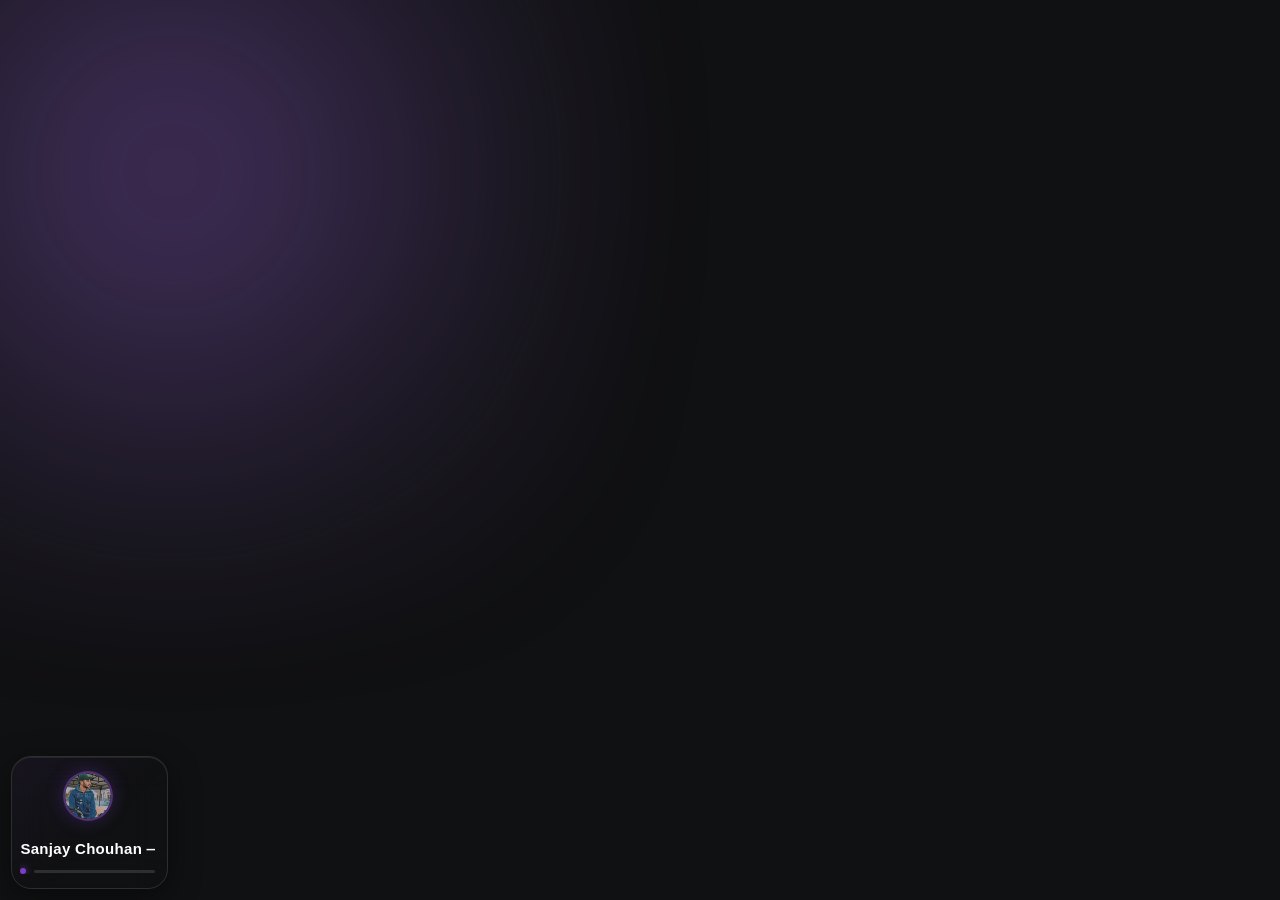
<file: index.html>
<!DOCTYPE html>
<html lang="en">

<head>
  <meta charset="UTF-8" />
  <meta name="viewport" content="width=device-width, initial-scale=1.0" />
  
  <!-- Primary Meta Tags -->
  <title>Sanjay Chouhan — Freelance Backend Developer, Software & App Developer</title>
  <meta name="title" content="Sanjay Chouhan — Freelance Backend Developer, Software & App Developer" />
  <meta name="description" content="Sanjay Chouhan is a Freelance Backend Developer, Software Developer & App Engineer specializing in Node.js, Express, MongoDB, Redis, WebSockets, WebRTC, and Python." />
  <meta name="keywords" content="Sanjay Chouhan, Freelance Backend Developer, Freelancer Backend Developer, Software Developer, Software Engineer, App Developer, Full-Stack App Developer, Node.js Developer, Express.js Developer, MongoDB Aggregation, Redis Caching, Socket.IO Real-Time Chat, WebRTC Video Calling, Python Django Developer, REST API Developer, RBAC JWT Security, MySQL PostgreSQL Developer, Hire Freelance Developer, Software Developer Haryana India" />
  <meta name="author" content="Sanjay Chouhan" />
  <meta name="robots" content="index, follow" />
  <meta name="google-site-verification" content="p_CsrjS5ECzNHUyHlaHnxgiocQFe9WeJnNUiu3FLfdo" />
  <link rel="canonical" href="https://sanjaychouhan.netlify.app/" />

  <!-- Open Graph / Facebook -->
  <meta property="og:type" content="website" />
  <meta property="og:url" content="https://sanjaychouhan.netlify.app/" />
  <meta property="og:site_name" content="Sanjay Chouhan Portfolio" />
  <meta property="og:title" content="Sanjay Chouhan — Freelance Backend Developer, Software & App Developer" />
  <meta property="og:description" content="Freelance Backend Developer, Software Developer & App Engineer specializing in high-throughput Node.js APIs, real-time WebSockets/WebRTC, and scalable cloud applications." />
  <meta property="og:image" content="https://sanjaychouhan.netlify.app/assets/images/buzz/image.png" />
  <meta property="og:locale" content="en_US" />

  <!-- Twitter Card -->
  <meta name="twitter:card" content="summary_large_image" />
  <meta name="twitter:url" content="https://sanjaychouhan.netlify.app/" />
  <meta name="twitter:title" content="Sanjay Chouhan — Freelance Backend Developer, Software & App Developer" />
  <meta name="twitter:description" content="Freelance Backend Developer, Software Developer & App Engineer specializing in high-throughput Node.js APIs, real-time WebSockets/WebRTC, and scalable cloud applications." />
  <meta name="twitter:image" content="https://sanjaychouhan.netlify.app/assets/images/buzz/image.png" />

  <!-- Favicons & Manifest -->
  <link rel="icon" href="/favicon.ico" sizes="any" />
  <link rel="icon" type="image/png" sizes="96x96" href="/assets/images/favicon/favicon-96x96.png" />
  <link rel="icon" type="image/png" sizes="192x192" href="/assets/images/favicon/web-app-manifest-192x192.png" />
  <link rel="icon" type="image/svg+xml" href="/assets/images/favicon/favicon.svg" />
  <link rel="apple-touch-icon" sizes="180x180" href="/assets/images/favicon/apple-touch-icon.png" />
  <link rel="manifest" href="/site.webmanifest">

  <!-- Stylesheets -->
  <link rel="stylesheet" href="/assets/CSS/base.css">
  <link rel="stylesheet" href="/assets/CSS/style.css" />
  <link rel="stylesheet" href="/assets/CSS/contact.css">
  <link rel="stylesheet" href="/assets/CSS/projectview.css">
  <link rel="stylesheet" href="/assets/CSS/baseMobile.css">

  <!-- Structured Data (JSON-LD Schema.org) -->
  <script type="application/ld+json">
  [
    {
      "@context": "https://schema.org",
      "@type": "WebSite",
      "name": "Sanjay Chouhan",
      "alternateName": ["Sanjay Chouhan Portfolio", "CodeWithMe072"],
      "url": "https://sanjaychouhan.netlify.app"
    },
    {
      "@context": "https://schema.org",
      "@type": "Person",
      "name": "Sanjay Chouhan",
      "url": "https://sanjaychouhan.netlify.app",
      "image": "https://sanjaychouhan.netlify.app/assets/sanjay.jpg",
      "sameAs": [
        "https://github.com/CodeWithMe072",
        "https://noira.sbs"
      ],
      "jobTitle": "Freelance Backend Developer, Software Developer & App Engineer",
      "worksFor": {
        "@type": "Organization",
        "name": "Freelance"
      },
      "description": "Freelance Backend Developer, Software Developer & App Engineer specializing in Node.js, Express, MongoDB, Redis, Socket.IO, WebRTC, and Python.",
      "knowsAbout": [
        "Software Development",
        "Backend Architecture",
        "App Development",
        "Node.js",
        "Express.js",
        "MongoDB",
        "Redis",
        "Socket.IO",
        "WebRTC",
        "Python",
        "Django",
        "REST APIs",
        "SQL"
      ]
    }
  ]
  </script>

  <script src="/assets/JS/base/pageControl.js"></script>
  <script src="/assets/JS/base/data.js"></script>
  <script src="/assets/JS/base/base.js"></script>
</head>

<body class="fram-body-bg-color">
  <div id="introScreen" class="intro-screen">
    <div class="intro-content">
      <h1 class="intro-title">SANJAY CHOUHAN</h1>

      <div class="intro-center">
        <!-- Infinity Circle Preloader (3 Concentric Pair Ripple) -->
        <div id="introRingAnim" class="intro-ring-anim">
          <svg class="infinity-preloader-svg" viewBox="0 0 680 260" xmlns="http://www.w3.org/2000/svg">
            <g class="infinity-preloader-group">
              <!--
                Delays are NEGATIVE so every ring is already mid-phase on frame 1
                (a positive delay would hold the ring frozen at its 0% keyframe).
                Pairs are spaced T/3 apart (0.8s of the 2.4s cycle) so the wave
                travels left -> right and the loader is never close to empty.
                Inner ring trails its outer by T/12 (0.2s) so the pair reads as one object.
              -->
              <!-- Circle 1 (Left: cx = 127, cy = 130) -->
              <!-- Phase 1 Target: Circle 1 Top Arc (Point A to Point B) -->
              <path class="arc-path arc-c1-top arc-outer" d="M 9 130 A 118 118 0 0 1 245 130"></path>
              <path class="arc-path arc-c1-top arc-inner" d="M 32 130 A 95 95 0 0 1 222 130"></path>
              <path class="arc-path arc-c1-bottom arc-outer" d="M 9 130 A 118 118 0 0 0 245 130"></path>
              <path class="arc-path arc-c1-bottom arc-inner" d="M 32 130 A 95 95 0 0 0 222 130"></path>

              <!-- Circle 2 (Center: cx = 340, cy = 130) -->
              <!-- Phase 2 Target: Circle 2 Bottom Arc (Point B to Point C) -->
              <path class="arc-path arc-c2-top arc-outer" d="M 222 130 A 118 118 0 0 1 458 130"></path>
              <path class="arc-path arc-c2-top arc-inner" d="M 245 130 A 95 95 0 0 1 435 130"></path>
              <path class="arc-path arc-c2-bottom arc-outer" d="M 222 130 A 118 118 0 0 0 458 130"></path>
              <path class="arc-path arc-c2-bottom arc-inner" d="M 245 130 A 95 95 0 0 0 435 130"></path>

              <!-- Circle 3 (Right: cx = 553, cy = 130) -->
              <path class="arc-path arc-c3-top arc-outer" d="M 435 130 A 118 118 0 0 1 671 130"></path>
              <path class="arc-path arc-c3-top arc-inner" d="M 458 130 A 95 95 0 0 1 648 130"></path>
              <path class="arc-path arc-c3-bottom arc-outer" d="M 435 130 A 118 118 0 0 0 671 130"></path>
              <path class="arc-path arc-c3-bottom arc-inner" d="M 458 130 A 95 95 0 0 0 648 130"></path>
            </g>
          </svg>
        </div>

        <!-- Circular Enter Button -->
        <button id="enterBtn" class="intro-enter-btn">
          <span class="enter-text">Enter</span>
        </button>
      </div>

      <p class="intro-subtitle">BACKEND DEVELOPER &amp; FULL-STACK ENGINEER</p>
    </div>
  </div>
  <div id="nav-progress-bar"></div>
  <div id="cursor-outline"></div>
  <div id="cursor-dot"></div>
  <div class="container" id="lodingConatiner">
    <div class="first">
      <h1 class="head" id="counter">000</h1>
    </div>

    <div class="second">
      <div class="loaddiv">
        <div class="loader" id="loader"></div>
        <div class="loader2"></div>
      </div>

    </div>

  </div>
   <div class="mp-wrap">
    <div class="mp-card" id="mp-card" title="Click to Play / Pause Sound">
      <audio id="bg-audio" src="/assets/audio/sound.mp3" loop preload="auto"></audio>

      <!-- Album art / image -->
      <div class="mp-img" id="mp-img">
        <div class="mp-img-inner">
          <img src="/assets/sanjay.jpg" alt="Sanjay Chouhan" style="width:100%;height:100%;object-fit:cover;border-radius:50%;">
        </div>
        <div class="mp-control-overlay" id="mp-control-overlay">
          <span class="mp-icon" id="mp-icon">
            <svg xmlns="http://www.w3.org/2000/svg" width="14" height="14" viewBox="0 0 24 24" fill="white">
              <polygon points="5 3 19 12 5 21 5 3"></polygon>
            </svg>
          </span>
        </div>
      </div>

      <div class="mp-info">

        <!-- Music name scrolling text -->
        <div class="mp-title-wrap">
          <span class="mp-title" id="mp-title">Sanjay Chouhan — Background Sound</span>
        </div>

        <!-- Progress bar -->
        <div class="mp-progress-row">
          <div class="mp-dot" id="mp-dot"></div>
          <div class="mp-progress-bg">
            <div class="mp-progress-fill" id="mp-progress-fill"></div>
          </div>
        </div>

      </div>
    </div>
  </div>

  <!-- Custom Resume PDF Preview Modal -->
  <div id="resumeModal" class="resume-modal-overlay" style="display: none;">
    <div class="resume-modal-container">
      <div class="resume-modal-header">
        <div class="resume-modal-title">
          <svg xmlns="http://www.w3.org/2000/svg" width="20" height="20" viewBox="0 0 24 24" fill="none" stroke="rgb(145, 75, 241)" stroke-width="2" stroke-linecap="round" stroke-linejoin="round">
            <path d="M14 2H6a2 2 0 0 0-2 2v16a2 2 0 0 0 2 2h12a2 2 0 0 0 2-2V8z"></path>
            <polyline points="14 2 14 8 20 8"></polyline>
            <line x1="16" y1="13" x2="8" y2="13"></line>
            <line x1="16" y1="17" x2="8" y2="17"></line>
            <polyline points="10 9 9 9 8 9"></polyline>
          </svg>
          <span>Sanjay Chouhan — Resume Preview</span>
        </div>
        <div class="resume-modal-controls">
          <a href="/assets/Sanjay_Chouhan_Resume.pdf" target="_blank" rel="noopener" class="modal-control-btn modal-open-browser-btn" title="Open in New Browser Tab">
            <svg xmlns="http://www.w3.org/2000/svg" width="15" height="15" viewBox="0 0 24 24" fill="none" stroke="currentColor" stroke-width="2" stroke-linecap="round" stroke-linejoin="round">
              <path d="M18 13v6a2 2 0 0 1-2 2H5a2 2 0 0 1-2-2V8a2 2 0 0 1 2-2h6"></path>
              <polyline points="15 3 21 3 21 9"></polyline>
              <line x1="10" y1="14" x2="21" y2="3"></line>
            </svg>
            Open in Browser
          </a>
          <a href="/assets/Sanjay_Chouhan_Resume.pdf" download="Sanjay_Chouhan_Resume.pdf" class="modal-control-btn modal-download-btn" title="Download PDF">
            <svg xmlns="http://www.w3.org/2000/svg" width="16" height="16" viewBox="0 0 24 24" fill="none" stroke="currentColor" stroke-width="2" stroke-linecap="round" stroke-linejoin="round">
              <path d="M21 15v4a2 2 0 0 1-2 2H5a2 2 0 0 1-2-2v-4"></path>
              <polyline points="7 10 12 15 17 10"></polyline>
              <line x1="12" y1="15" x2="12" y2="3"></line>
            </svg>
            Download
          </a>
          <button id="closeResumeModal" class="modal-control-btn modal-close-btn" title="Close Preview">
            <svg xmlns="http://www.w3.org/2000/svg" width="18" height="18" viewBox="0 0 24 24" fill="none" stroke="currentColor" stroke-width="2" stroke-linecap="round" stroke-linejoin="round">
              <line x1="18" y1="6" x2="6" y2="18"></line>
              <line x1="6" y1="6" x2="18" y2="18"></line>
            </svg>
          </button>
        </div>
      </div>
      <div class="resume-modal-body">
        <iframe id="resumeIframe" src="/assets/Sanjay_Chouhan_Resume.pdf#toolbar=0&navpanes=0&scrollbar=0" width="100%" height="100%" frameborder="0"></iframe>
      </div>
    </div>
  </div>

</body>

</html>
</file>
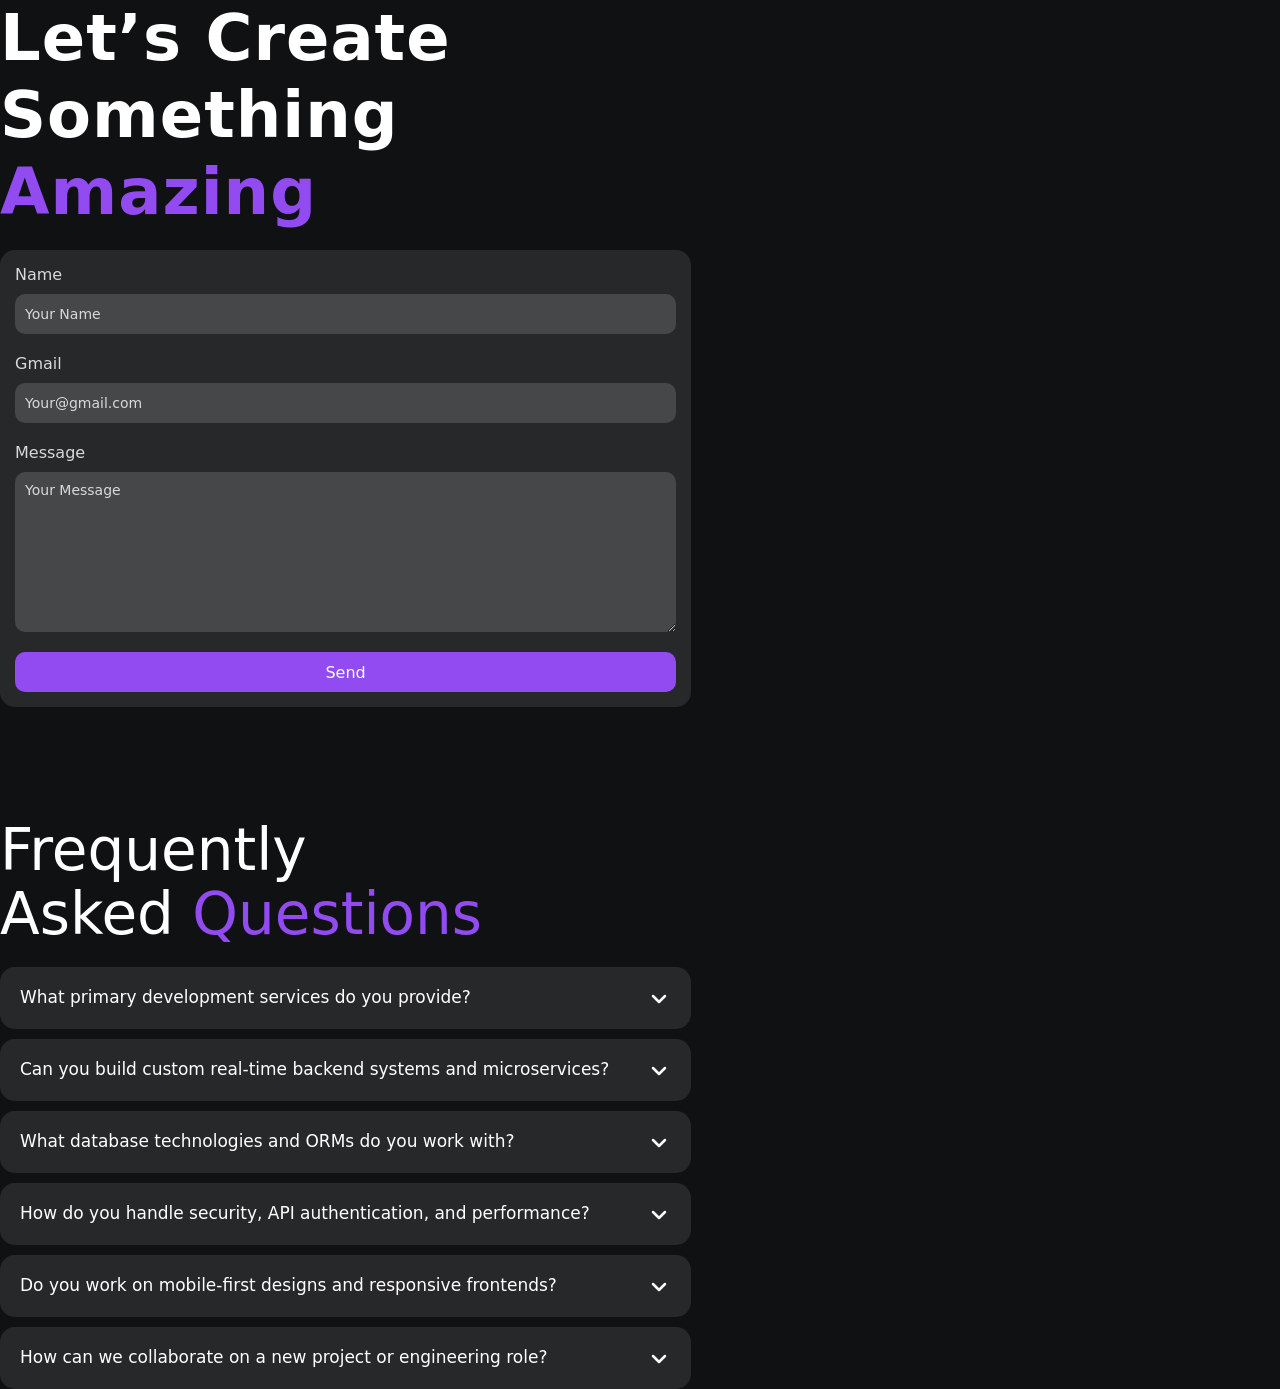
<file: pages/contact.html>
<!DOCTYPE html>
<html lang="en">

<head>
  <meta charset="UTF-8" />
  <meta name="viewport" content="width=device-width, initial-scale=1.0" />
  <title>Document</title>
  <link rel="stylesheet" href="/assets/CSS/base.css" />
  <link rel="stylesheet" href="/assets/CSS/contact.css">
</head>

<body class="fram-body-bg-color">
      <aside id="content" class="content">
        <section id="contact">
          <div class="headingDiv">
            <h1>Let’s Create Something <span class="specalKeyword">Amazing</span></h1>
          </div>
          <div class="formDiv">
            <form action="post" id="contactForm">
              <div class="forminput">
                <label for="Name">Name</label>
                <input type="text" name="name" id="" placeholder="Your Name">
              </div>
              <div class="forminput">
                <label for="gmail">Gmail</label>
                <input type="email" name="gmail" id="" placeholder="Your@gmail.com">
              </div>
              <div class="forminput">
                <label for="message">Message</label>
                <textarea name="message" id="" placeholder="Your Message"></textarea>
              </div>
              <div class="forminput">
                <input type="submit" value="Send">
              </div>
            </form>
          </div>
        </section>
        <section id="faquestion">
          <div class="headingDiv">
            <h2>Frequently <br> Asked<span class="specalKeyword"> Questions</span></h2>
          </div>
          <div class="faquestion-div">
            <div class="questionAnswer">
              <div class="question">
                <p>What primary development services do you provide?</p>
                <div class="arrowIcon">
                  <svg width="24" height="24" viewBox="0 0 24 24" xmlns="http://www.w3.org/2000/svg">
                    <polyline class="iconpolyline" points="6 9 12 15 18 9" fill="none" stroke="#FFFFFF" stroke-width="2.5"
                      stroke-linecap="round" stroke-linejoin="round" />
                  </svg>
                </div>
              </div>
              <div class="answer" style="display: none;">
                <p>I specialize in building end-to-end full-stack web applications, scalable backend microservices, real-time messaging architectures (Socket.IO & WebSockets), RESTful API development, database optimization (MongoDB, MySQL, PostgreSQL, Redis), and modern responsive frontend interfaces using React, Tailwind CSS, and JavaScript.</p>
              </div>
            </div>

            <div class="questionAnswer">
              <div class="question">
                <p>Can you build custom real-time backend systems and microservices?</p>
                <div class="arrowIcon">
                  <svg width="24" height="24" viewBox="0 0 24 24" xmlns="http://www.w3.org/2000/svg">
                    <polyline class="iconpolyline" points="6 9 12 15 18 9" fill="none" stroke="#FFFFFF" stroke-width="2.5"
                      stroke-linecap="round" stroke-linejoin="round" />
                  </svg>
                </div>
              </div>
              <div class="answer" style="display: none;">
                <p>Yes! I engineer production-grade microservices and real-time backend architectures utilizing Node.js, Express, Socket.IO, RabbitMQ message queues, Redis caching, and ORMs like Drizzle and Mongoose for high concurrency and zero-stutter real-time data flow.</p>
              </div>
            </div>

            <div class="questionAnswer">
              <div class="question">
                <p>What database technologies and ORMs do you work with?</p>
                <div class="arrowIcon">
                  <svg width="24" height="24" viewBox="0 0 24 24" xmlns="http://www.w3.org/2000/svg">
                    <polyline class="iconpolyline" points="6 9 12 15 18 9" fill="none" stroke="#FFFFFF" stroke-width="2.5"
                      stroke-linecap="round" stroke-linejoin="round" />
                  </svg>
                </div>
              </div>
              <div class="answer" style="display: none;">
                <p>I have extensive experience with both SQL and NoSQL databases, including MySQL, MongoDB, PostgreSQL, and Redis caching layers. For database interactions, I utilize Drizzle ORM, Mongoose ODM, and raw optimized query pipelines.</p>
              </div>
            </div>

            <div class="questionAnswer">
              <div class="question">
                <p>How do you handle security, API authentication, and performance?</p>
                <div class="arrowIcon">
                  <svg width="24" height="24" viewBox="0 0 24 24" xmlns="http://www.w3.org/2000/svg">
                    <polyline class="iconpolyline" points="6 9 12 15 18 9" fill="none" stroke="#FFFFFF" stroke-width="2.5"
                      stroke-linecap="round" stroke-linejoin="round" />
                  </svg>
                </div>
              </div>
              <div class="answer" style="display: none;">
                <p>Security and speed are built into every system I create. I implement JWT token authentication, session authorization, bcrypt password hashing, dynamic CORS domain locking, API key rotation, input sanitization (XSS prevention), and rate-limiting per IP and API key.</p>
              </div>
            </div>

            <div class="questionAnswer">
              <div class="question">
                <p>Do you work on mobile-first designs and responsive frontends?</p>
                <div class="arrowIcon">
                  <svg width="24" height="24" viewBox="0 0 24 24" xmlns="http://www.w3.org/2000/svg">
                    <polyline class="iconpolyline" points="6 9 12 15 18 9" fill="none" stroke="#FFFFFF" stroke-width="2.5"
                      stroke-linecap="round" stroke-linejoin="round" />
                  </svg>
                </div>
              </div>
              <div class="answer" style="display: none;">
                <p>Absolutely. Every project I deliver is built mobile-first with smooth responsive layouts, touch gesture support, custom CSS animations, dark/light theme systems, and optimized asset loading across all mobile, tablet, and desktop viewports.</p>
              </div>
            </div>

            <div class="questionAnswer">
              <div class="question">
                <p>How can we collaborate on a new project or engineering role?</p>
                <div class="arrowIcon">
                  <svg width="24" height="24" viewBox="0 0 24 24" xmlns="http://www.w3.org/2000/svg">
                    <polyline class="iconpolyline" points="6 9 12 15 18 9" fill="none" stroke="#FFFFFF" stroke-width="2.5"
                      stroke-linecap="round" stroke-linejoin="round" />
                  </svg>
                </div>
              </div>
              <div class="answer" style="display: none;">
                <p>You can reach out directly using the contact form above, send an email to sanjaystar14581@gmail.com, or click the "Let's Talk" button. I am available for full-stack & backend engineering positions, freelance projects, and system architecture consulting.</p>
              </div>
            </div>
          </div>
        </section>
      </aside>
</body>

</html>
</file>
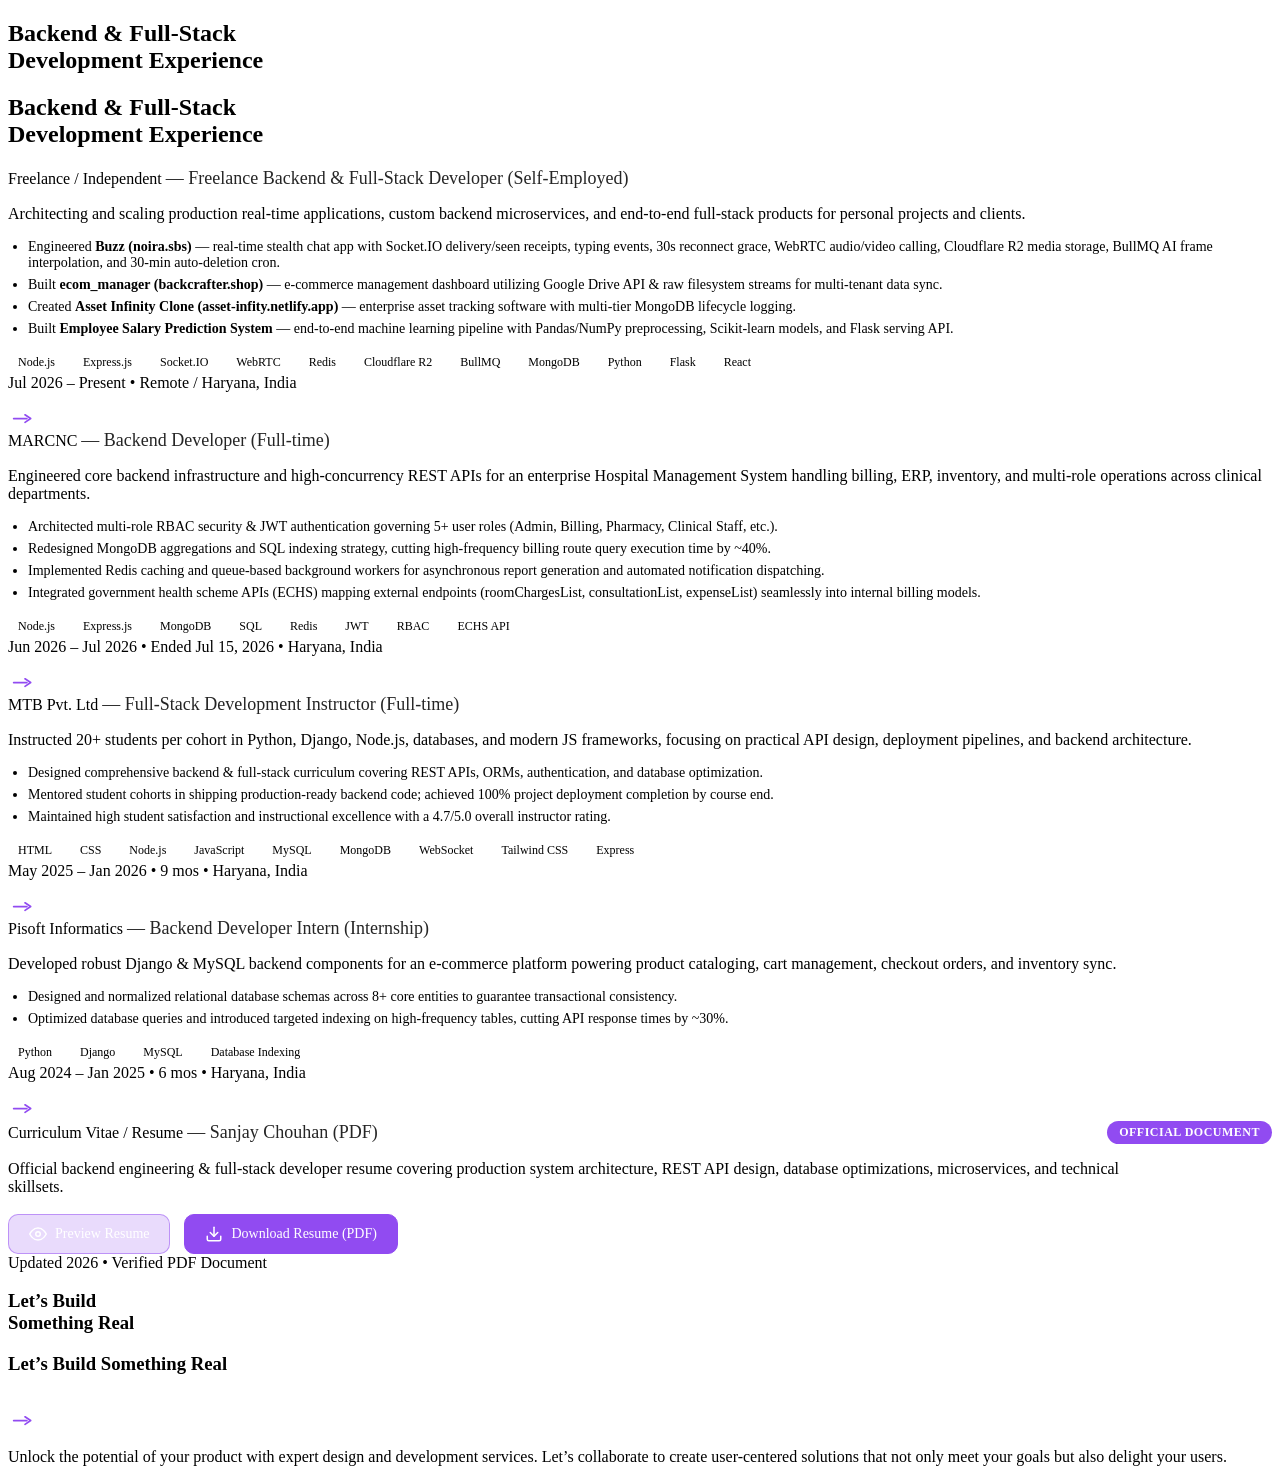
<file: pages/experiences.html>
<!DOCTYPE html>
<html lang="en">

<head>
    <meta charset="UTF-8">
    <meta name="viewport" content="width=device-width, initial-scale=1.0">
    <title>Document</title>
</head>

<body>
    <aside id="content" class="content">
        <section id="experiences" class="experiences">
            <div class="project-heading">
                <h2 class="laptop">
                    Backend & Full-Stack <br />
                    Development <span class="specalKeyword">Experience</span>
                </h2>
                <h2 class="mobile">
                    Backend & Full-Stack <br />
                    Development <span class="specalKeyword">Experience</span>
                </h2>
            </div>
            <div class="experiences-container">
                <div class="experiences-card" id="exp-freelance">
                    <div class="experiences-card-head-part">
                        <div class="experiences-card-left-head-part">
                            <div class="card-heading">
                                <span>Freelance / Independent <small style="font-size: 18px; font-weight: 400; opacity: 0.85;">— Freelance Backend & Full-Stack Developer (Self-Employed)</small></span>
                            </div>
                            <div class="ex-card-desc">
                                <p>Architecting and scaling production real-time applications, custom backend microservices, and end-to-end full-stack products for personal projects and clients.</p>
                                <ul style="margin-top: 10px; padding-left: 20px; list-style-type: disc; color: var(--token-white-gray-color); font-size: 14px; display: flex; flex-direction: column; gap: 6px;">
                                    <li>Engineered <strong>Buzz (noira.sbs)</strong> — real-time stealth chat app with Socket.IO delivery/seen receipts, typing events, 30s reconnect grace, WebRTC audio/video calling, Cloudflare R2 media storage, BullMQ AI frame interpolation, and 30-min auto-deletion cron.</li>
                                    <li>Built <strong>ecom_manager (backcrafter.shop)</strong> — e-commerce management dashboard utilizing Google Drive API & raw filesystem streams for multi-tenant data sync.</li>
                                    <li>Created <strong>Asset Infinity Clone (asset-infity.netlify.app)</strong> — enterprise asset tracking software with multi-tier MongoDB lifecycle logging.</li>
                                    <li>Built <strong>Employee Salary Prediction System</strong> — end-to-end machine learning pipeline with Pandas/NumPy preprocessing, Scikit-learn models, and Flask serving API.</li>
                                </ul>
                                <div style="display: flex; flex-wrap: wrap; gap: 8px; margin-top: 14px;">
                                    <span style="background: rgba(255,255,255,0.08); padding: 4px 10px; border-radius: 6px; font-size: 12px; color: var(--token-fc7b9f32-7298-428e-bdfb-3530edb2e73a);">Node.js</span>
                                    <span style="background: rgba(255,255,255,0.08); padding: 4px 10px; border-radius: 6px; font-size: 12px; color: var(--token-fc7b9f32-7298-428e-bdfb-3530edb2e73a);">Express.js</span>
                                    <span style="background: rgba(255,255,255,0.08); padding: 4px 10px; border-radius: 6px; font-size: 12px; color: var(--token-fc7b9f32-7298-428e-bdfb-3530edb2e73a);">Socket.IO</span>
                                    <span style="background: rgba(255,255,255,0.08); padding: 4px 10px; border-radius: 6px; font-size: 12px; color: var(--token-fc7b9f32-7298-428e-bdfb-3530edb2e73a);">WebRTC</span>
                                    <span style="background: rgba(255,255,255,0.08); padding: 4px 10px; border-radius: 6px; font-size: 12px; color: var(--token-fc7b9f32-7298-428e-bdfb-3530edb2e73a);">Redis</span>
                                    <span style="background: rgba(255,255,255,0.08); padding: 4px 10px; border-radius: 6px; font-size: 12px; color: var(--token-fc7b9f32-7298-428e-bdfb-3530edb2e73a);">Cloudflare R2</span>
                                    <span style="background: rgba(255,255,255,0.08); padding: 4px 10px; border-radius: 6px; font-size: 12px; color: var(--token-fc7b9f32-7298-428e-bdfb-3530edb2e73a);">BullMQ</span>
                                    <span style="background: rgba(255,255,255,0.08); padding: 4px 10px; border-radius: 6px; font-size: 12px; color: var(--token-fc7b9f32-7298-428e-bdfb-3530edb2e73a);">MongoDB</span>
                                    <span style="background: rgba(255,255,255,0.08); padding: 4px 10px; border-radius: 6px; font-size: 12px; color: var(--token-fc7b9f32-7298-428e-bdfb-3530edb2e73a);">Python</span>
                                    <span style="background: rgba(255,255,255,0.08); padding: 4px 10px; border-radius: 6px; font-size: 12px; color: var(--token-fc7b9f32-7298-428e-bdfb-3530edb2e73a);">Flask</span>
                                    <span style="background: rgba(255,255,255,0.08); padding: 4px 10px; border-radius: 6px; font-size: 12px; color: var(--token-fc7b9f32-7298-428e-bdfb-3530edb2e73a);">React</span>
                                </div>
                            </div>
                            <div class="ex-card-datetime">
                                <span>Jul 2026 – Present • Remote / Haryana, India</span>
                            </div>
                        </div>
                        <div class="experiences-card-right-head-part">
                            <div class="arrow">
                                <div class="finalarrow" id="firstarroow">
                                    <svg xmlns="http://www.w3.org/2000/svg" width="10mm" height="4mm" viewBox="0 0 40 12">
                                        <rect x="0" y="0" width="40" height="12" rx="2" fill="none" />
                                        <line x1="6" y1="6" x2="20" y2="6" stroke="white" stroke-width="1.8" stroke-linecap="round" />
                                        <polyline style="transform: translateX(-10px)" points="28,2 34,6 28,10" fill="none" stroke-width="1.8" stroke="white" class="polyline" stroke-linecap="round" stroke-linejoin="round" />
                                    </svg>
                                </div>
                                <div class="finalarrow" style="left: -50%;" id="secondarrow">
                                    <svg xmlns="http://www.w3.org/2000/svg" width="10mm" height="4mm" viewBox="0 0 40 12">
                                        <rect x="0" y="0" width="40" height="12" rx="2" fill="none" />
                                        <line x1="6" y1="6" x2="20" y2="6" stroke="rgb(145, 75, 241)" stroke-width="1.8" stroke-linecap="round" />
                                        <polyline style="transform: translateX(-10px)" points="28,2 34,6 28,10" fill="none" stroke-width="1.8" stroke="rgb(145, 75, 241)" class="polyline" stroke-linecap="round" stroke-linejoin="round" />
                                    </svg>
                                </div>
                            </div>
                        </div>
                    </div>
                </div>
                <div class="experiences-card" id="exp-marcnc">
                    <div class="experiences-card-head-part">
                        <div class="experiences-card-left-head-part">
                            <div class="card-heading">
                                <span>MARCNC <small style="font-size: 18px; font-weight: 400; opacity: 0.85;">— Backend Developer (Full-time)</small></span>
                            </div>
                            <div class="ex-card-desc">
                                <p>Engineered core backend infrastructure and high-concurrency REST APIs for an enterprise Hospital Management System handling billing, ERP, inventory, and multi-role operations across clinical departments.</p>
                                <ul style="margin-top: 10px; padding-left: 20px; list-style-type: disc; color: var(--token-white-gray-color); font-size: 14px; display: flex; flex-direction: column; gap: 6px;">
                                    <li>Architected multi-role RBAC security & JWT authentication governing 5+ user roles (Admin, Billing, Pharmacy, Clinical Staff, etc.).</li>
                                    <li>Redesigned MongoDB aggregations and SQL indexing strategy, cutting high-frequency billing route query execution time by ~40%.</li>
                                    <li>Implemented Redis caching and queue-based background workers for asynchronous report generation and automated notification dispatching.</li>
                                    <li>Integrated government health scheme APIs (ECHS) mapping external endpoints (roomChargesList, consultationList, expenseList) seamlessly into internal billing models.</li>
                                </ul>
                                <div style="display: flex; flex-wrap: wrap; gap: 8px; margin-top: 14px;">
                                    <span style="background: rgba(255,255,255,0.08); padding: 4px 10px; border-radius: 6px; font-size: 12px; color: var(--token-fc7b9f32-7298-428e-bdfb-3530edb2e73a);">Node.js</span>
                                    <span style="background: rgba(255,255,255,0.08); padding: 4px 10px; border-radius: 6px; font-size: 12px; color: var(--token-fc7b9f32-7298-428e-bdfb-3530edb2e73a);">Express.js</span>
                                    <span style="background: rgba(255,255,255,0.08); padding: 4px 10px; border-radius: 6px; font-size: 12px; color: var(--token-fc7b9f32-7298-428e-bdfb-3530edb2e73a);">MongoDB</span>
                                    <span style="background: rgba(255,255,255,0.08); padding: 4px 10px; border-radius: 6px; font-size: 12px; color: var(--token-fc7b9f32-7298-428e-bdfb-3530edb2e73a);">SQL</span>
                                    <span style="background: rgba(255,255,255,0.08); padding: 4px 10px; border-radius: 6px; font-size: 12px; color: var(--token-fc7b9f32-7298-428e-bdfb-3530edb2e73a);">Redis</span>
                                    <span style="background: rgba(255,255,255,0.08); padding: 4px 10px; border-radius: 6px; font-size: 12px; color: var(--token-fc7b9f32-7298-428e-bdfb-3530edb2e73a);">JWT</span>
                                    <span style="background: rgba(255,255,255,0.08); padding: 4px 10px; border-radius: 6px; font-size: 12px; color: var(--token-fc7b9f32-7298-428e-bdfb-3530edb2e73a);">RBAC</span>
                                    <span style="background: rgba(255,255,255,0.08); padding: 4px 10px; border-radius: 6px; font-size: 12px; color: var(--token-fc7b9f32-7298-428e-bdfb-3530edb2e73a);">ECHS API</span>
                                </div>
                            </div>
                            <div class="ex-card-datetime">
                                <span>Jun 2026 – Jul 2026 • Ended Jul 15, 2026 • Haryana, India</span>
                            </div>
                        </div>
                        <div class="experiences-card-right-head-part">
                            <div class="arrow">
                                <div class="finalarrow" id="firstarroow">
                                    <svg xmlns="http://www.w3.org/2000/svg" width="10mm" height="4mm" viewBox="0 0 40 12">
                                        <rect x="0" y="0" width="40" height="12" rx="2" fill="none" />
                                        <line x1="6" y1="6" x2="20" y2="6" stroke="white" stroke-width="1.8" stroke-linecap="round" />
                                        <polyline style="transform: translateX(-10px)" points="28,2 34,6 28,10" fill="none" stroke-width="1.8" stroke="white" class="polyline" stroke-linecap="round" stroke-linejoin="round" />
                                    </svg>
                                </div>
                                <div class="finalarrow" style="left: -50%;" id="secondarrow">
                                    <svg xmlns="http://www.w3.org/2000/svg" width="10mm" height="4mm" viewBox="0 0 40 12">
                                        <rect x="0" y="0" width="40" height="12" rx="2" fill="none" />
                                        <line x1="6" y1="6" x2="20" y2="6" stroke="rgb(145, 75, 241)" stroke-width="1.8" stroke-linecap="round" />
                                        <polyline style="transform: translateX(-10px)" points="28,2 34,6 28,10" fill="none" stroke-width="1.8" stroke="rgb(145, 75, 241)" class="polyline" stroke-linecap="round" stroke-linejoin="round" />
                                    </svg>
                                </div>
                            </div>
                        </div>
                    </div>
                </div>
                <div class="experiences-card" id="exp-mtb">
                    <div class="experiences-card-head-part">
                        <div class="experiences-card-left-head-part">
                            <div class="card-heading">
                                <span>MTB Pvt. Ltd <small style="font-size: 18px; font-weight: 400; opacity: 0.85;">— Full-Stack Development Instructor (Full-time)</small></span>
                            </div>
                            <div class="ex-card-desc">
                                <p>Instructed 20+ students per cohort in Python, Django, Node.js, databases, and modern JS frameworks, focusing on practical API design, deployment pipelines, and backend architecture.</p>
                                <ul style="margin-top: 10px; padding-left: 20px; list-style-type: disc; color: var(--token-white-gray-color); font-size: 14px; display: flex; flex-direction: column; gap: 6px;">
                                    <li>Designed comprehensive backend & full-stack curriculum covering REST APIs, ORMs, authentication, and database optimization.</li>
                                    <li>Mentored student cohorts in shipping production-ready backend code; achieved 100% project deployment completion by course end.</li>
                                    <li>Maintained high student satisfaction and instructional excellence with a 4.7/5.0 overall instructor rating.</li>
                                </ul>
                                <div style="display: flex; flex-wrap: wrap; gap: 8px; margin-top: 14px;">
                                    <span style="background: rgba(255,255,255,0.08); padding: 4px 10px; border-radius: 6px; font-size: 12px; color: var(--token-fc7b9f32-7298-428e-bdfb-3530edb2e73a);">HTML</span>
                                    <span style="background: rgba(255,255,255,0.08); padding: 4px 10px; border-radius: 6px; font-size: 12px; color: var(--token-fc7b9f32-7298-428e-bdfb-3530edb2e73a);">CSS</span>
                                    <span style="background: rgba(255,255,255,0.08); padding: 4px 10px; border-radius: 6px; font-size: 12px; color: var(--token-fc7b9f32-7298-428e-bdfb-3530edb2e73a);">Node.js</span>
                                    <span style="background: rgba(255,255,255,0.08); padding: 4px 10px; border-radius: 6px; font-size: 12px; color: var(--token-fc7b9f32-7298-428e-bdfb-3530edb2e73a);">JavaScript</span>
                                    <span style="background: rgba(255,255,255,0.08); padding: 4px 10px; border-radius: 6px; font-size: 12px; color: var(--token-fc7b9f32-7298-428e-bdfb-3530edb2e73a);">MySQL</span>
                                    <span style="background: rgba(255,255,255,0.08); padding: 4px 10px; border-radius: 6px; font-size: 12px; color: var(--token-fc7b9f32-7298-428e-bdfb-3530edb2e73a);">MongoDB</span>
                                    <span style="background: rgba(255,255,255,0.08); padding: 4px 10px; border-radius: 6px; font-size: 12px; color: var(--token-fc7b9f32-7298-428e-bdfb-3530edb2e73a);">WebSocket</span>
                                    <span style="background: rgba(255,255,255,0.08); padding: 4px 10px; border-radius: 6px; font-size: 12px; color: var(--token-fc7b9f32-7298-428e-bdfb-3530edb2e73a);">Tailwind CSS</span>
                                    <span style="background: rgba(255,255,255,0.08); padding: 4px 10px; border-radius: 6px; font-size: 12px; color: var(--token-fc7b9f32-7298-428e-bdfb-3530edb2e73a);">Express</span>
                                </div>
                            </div>
                            <div class="ex-card-datetime">
                                <span>May 2025 – Jan 2026 • 9 mos • Haryana, India</span>
                            </div>
                        </div>
                        <div class="experiences-card-right-head-part">
                            <div class="arrow">
                                <div class="finalarrow" id="firstarroow">
                                    <svg xmlns="http://www.w3.org/2000/svg" width="10mm" height="4mm" viewBox="0 0 40 12">
                                        <rect x="0" y="0" width="40" height="12" rx="2" fill="none" />
                                        <line x1="6" y1="6" x2="20" y2="6" stroke="white" stroke-width="1.8" stroke-linecap="round" />
                                        <polyline style="transform: translateX(-10px)" points="28,2 34,6 28,10" fill="none" stroke-width="1.8" stroke="white" class="polyline" stroke-linecap="round" stroke-linejoin="round" />
                                    </svg>
                                </div>
                                <div class="finalarrow" style="left: -50%;" id="secondarrow">
                                    <svg xmlns="http://www.w3.org/2000/svg" width="10mm" height="4mm" viewBox="0 0 40 12">
                                        <rect x="0" y="0" width="40" height="12" rx="2" fill="none" />
                                        <line x1="6" y1="6" x2="20" y2="6" stroke="rgb(145, 75, 241)" stroke-width="1.8" stroke-linecap="round" />
                                        <polyline style="transform: translateX(-10px)" points="28,2 34,6 28,10" fill="none" stroke-width="1.8" stroke="rgb(145, 75, 241)" class="polyline" stroke-linecap="round" stroke-linejoin="round" />
                                    </svg>
                                </div>
                            </div>
                        </div>
                                  <div class="experiences-card" id="exp-pisoft">
                    <div class="experiences-card-head-part">
                        <div class="experiences-card-left-head-part">
                            <div class="card-heading">
                                <span>Pisoft Informatics <small style="font-size: 18px; font-weight: 400; opacity: 0.85;">— Backend Developer Intern (Internship)</small></span>
                            </div>
                            <div class="ex-card-desc">
                                <p>Developed robust Django &amp; MySQL backend components for an e-commerce platform powering product cataloging, cart management, checkout orders, and inventory sync.</p>
                                <ul style="margin-top: 10px; padding-left: 20px; list-style-type: disc; color: var(--token-white-gray-color); font-size: 14px; display: flex; flex-direction: column; gap: 6px;">
                                    <li>Designed and normalized relational database schemas across 8+ core entities to guarantee transactional consistency.</li>
                                    <li>Optimized database queries and introduced targeted indexing on high-frequency tables, cutting API response times by ~30%.</li>
                                </ul>
                                <div style="display: flex; flex-wrap: wrap; gap: 8px; margin-top: 14px;">
                                    <span style="background: rgba(255,255,255,0.08); padding: 4px 10px; border-radius: 6px; font-size: 12px; color: var(--token-fc7b9f32-7298-428e-bdfb-3530edb2e73a);">Python</span>
                                    <span style="background: rgba(255,255,255,0.08); padding: 4px 10px; border-radius: 6px; font-size: 12px; color: var(--token-fc7b9f32-7298-428e-bdfb-3530edb2e73a);">Django</span>
                                    <span style="background: rgba(255,255,255,0.08); padding: 4px 10px; border-radius: 6px; font-size: 12px; color: var(--token-fc7b9f32-7298-428e-bdfb-3530edb2e73a);">MySQL</span>
                                    <span style="background: rgba(255,255,255,0.08); padding: 4px 10px; border-radius: 6px; font-size: 12px; color: var(--token-fc7b9f32-7298-428e-bdfb-3530edb2e73a);">Database Indexing</span>
                                </div>
                            </div>
                            <div class="ex-card-datetime">
                                <span>Aug 2024 – Jan 2025 • 6 mos • Haryana, India</span>
                            </div>
                        </div>
                        <div class="experiences-card-right-head-part">
                            <div class="arrow">
                                <div class="finalarrow" id="firstarroow">
                                    <svg xmlns="http://www.w3.org/2000/svg" width="10mm" height="4mm" viewBox="0 0 40 12">
                                        <rect x="0" y="0" width="40" height="12" rx="2" fill="none" />
                                        <line x1="6" y1="6" x2="20" y2="6" stroke="white" stroke-width="1.8" stroke-linecap="round" />
                                        <polyline style="transform: translateX(-10px)" points="28,2 34,6 28,10" fill="none" stroke-width="1.8" stroke="white" class="polyline" stroke-linecap="round" stroke-linejoin="round" />
                                    </svg>
                                </div>
                                <div class="finalarrow" style="left: -50%;" id="secondarrow">
                                    <svg xmlns="http://www.w3.org/2000/svg" width="10mm" height="4mm" viewBox="0 0 40 12">
                                        <rect x="0" y="0" width="40" height="12" rx="2" fill="none" />
                                        <line x1="6" y1="6" x2="20" y2="6" stroke="rgb(145, 75, 241)" stroke-width="1.8" stroke-linecap="round" />
                                        <polyline style="transform: translateX(-10px)" points="28,2 34,6 28,10" fill="none" stroke-width="1.8" stroke="rgb(145, 75, 241)" class="polyline" stroke-linecap="round" stroke-linejoin="round" />
                                    </svg>
                                </div>
                            </div>
                        </div>
                    </div>
                </div>
                <div class="experiences-card resume-card" id="exp-resume">
                    <div class="experiences-card-head-part">
                        <div class="experiences-card-left-head-part" style="width: 100%;">
                            <div class="card-heading" style="display: flex; align-items: center; justify-content: space-between; flex-wrap: wrap; gap: 10px;">
                                <span>Curriculum Vitae / Resume <small style="font-size: 18px; font-weight: 400; opacity: 0.85;">— Sanjay Chouhan (PDF)</small></span>
                                <span style="background: var(--token-purple-color, #914bf1); color: white; font-size: 12px; font-weight: 600; padding: 4px 12px; border-radius: 20px; text-transform: uppercase; letter-spacing: 0.5px;">Official Document</span>
                            </div>
                            <div class="ex-card-desc" style="width: 90%;">
                                <p>Official backend engineering &amp; full-stack developer resume covering production system architecture, REST API design, database optimizations, microservices, and technical skillsets.</p>
                                <div class="resume-actions-div" style="display: flex; gap: 14px; margin-top: 18px; flex-wrap: wrap;">
                                    <a href="/assets/Sanjay_Chouhan_Resume.pdf" target="_blank" rel="noopener" class="resume-btn preview-btn" style="display: inline-flex; align-items: center; gap: 8px; background: rgba(145, 75, 241, 0.2); border: 1px solid rgba(145, 75, 241, 0.5); color: #ffffff; padding: 10px 20px; border-radius: 10px; font-weight: 500; font-size: 14px; text-decoration: none; transition: all 0.3s ease;">
                                        <svg xmlns="http://www.w3.org/2000/svg" width="18" height="18" viewBox="0 0 24 24" fill="none" stroke="currentColor" stroke-width="2" stroke-linecap="round" stroke-linejoin="round">
                                            <path d="M1 12s4-8 11-8 11 8 11 8-4 8-11 8-11-8-11-8z"></path>
                                            <circle cx="12" cy="12" r="3"></circle>
                                        </svg>
                                        Preview Resume
                                    </a>
                                    <a href="/assets/Sanjay_Chouhan_Resume.pdf" download="Sanjay_Chouhan_Resume.pdf" class="resume-btn download-btn" style="display: inline-flex; align-items: center; gap: 8px; background: rgb(145, 75, 241); border: 1px solid rgb(145, 75, 241); color: #ffffff; padding: 10px 20px; border-radius: 10px; font-weight: 500; font-size: 14px; text-decoration: none; transition: all 0.3s ease;">
                                        <svg xmlns="http://www.w3.org/2000/svg" width="18" height="18" viewBox="0 0 24 24" fill="none" stroke="currentColor" stroke-width="2" stroke-linecap="round" stroke-linejoin="round">
                                            <path d="M21 15v4a2 2 0 0 1-2 2H5a2 2 0 0 1-2-2v-4"></path>
                                            <polyline points="7 10 12 15 17 10"></polyline>
                                            <line x1="12" y1="15" x2="12" y2="3"></line>
                                        </svg>
                                        Download Resume (PDF)
                                    </a>
                                </div>
                            </div>
                            <div class="ex-card-datetime">
                                <span>Updated 2026 • Verified PDF Document</span>
                            </div>
                        </div>
                    </div>
                </div>
            </div>                </div>
            </div>
        </section>

        <section id="collaborate">
            <div class="collaborate-head-part">
                <div class="collaborate-left-head-part">
                    <h3 class="laptop">Let’s Build <br>Something <span class="specalKeyword">Real</span></h3>
                    <h3 class="mobile">Let’s Build Something <span class="specalKeyword">Real</span></h3>
                </div>
                <div class="collaborate-right-head-part">
                    <div class="arrow">
                        <div class="finalarrow" id="firstarroow">
                            <svg xmlns="http://www.w3.org/2000/svg" width="10mm" height="4mm" viewBox="0 0 40 12">
                                <!-- background -->
                                <rect x="0" y="0" width="40" height="12" rx="2" fill="none" />
                                <!-- arrow -->
                                <line x1="6" y1="6" x2="20" y2="6" stroke="white" stroke-width="1.8"
                                    stroke-linecap="round" />
                                <polyline style="transform: translateX(-10px)" points="28,2 34,6 28,10" fill="none"
                                    stroke-width="1.8" stroke="white" class="polyline" stroke-linecap="round"
                                    stroke-linejoin="round" />
                            </svg>
                        </div>
                        <div class="finalarrow" style="left: -50%;" id="secondarrow">
                            <svg xmlns="http://www.w3.org/2000/svg" width="10mm" height="4mm" viewBox="0 0 40 12">
                                <!-- background -->
                                <rect x="0" y="0" width="40" height="12" rx="2" fill="none" />
                                <!-- arrow -->
                                <line x1="6" y1="6" x2="20" y2="6" stroke="rgb(145, 75, 241)" stroke-width="1.8"
                                    stroke-linecap="round" />
                                <polyline style="transform: translateX(-10px)" points="28,2 34,6 28,10" fill="none"
                                    stroke-width="1.8" stroke="rgb(145, 75, 241)" class="polyline"
                                    stroke-linecap="round" stroke-linejoin="round" />
                            </svg>
                        </div>
                    </div>
                </div>
            </div>
            <div class="collaborate-text-content-part">
                <p>Unlock the potential of your product with expert design and development services. Let’s
                    collaborate to
                    create user-centered solutions that not only meet your goals but also delight your users.
                </p>
            </div>
        </section>
    </aside>
</body>

</html>
</file>
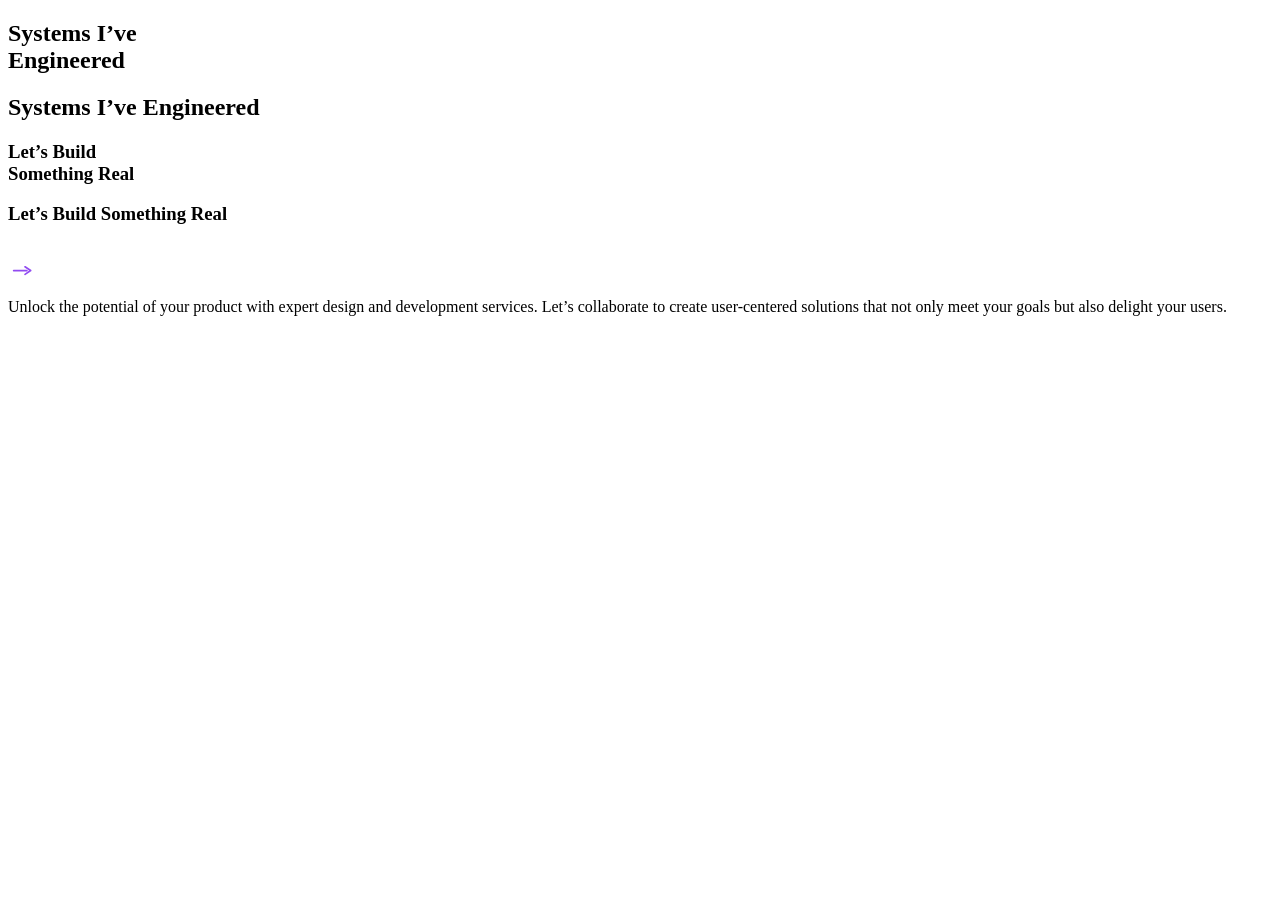
<file: pages/projects.html>
<!DOCTYPE html>
<html lang="en">

<head>
  <meta charset="UTF-8">
  <meta name="viewport" content="width=device-width, initial-scale=1.0">
  <title>Document</title>
</head>

<body>
  <aside id="content" class="content">
    <section id="recentProject" class="recentProject">
      <div class="project-heading">
        <h2 class="laptop">
          Systems I’ve <br />
          <span class="specalKeyword">Engineered</span>
        </h2>
        <h2 class="mobile">
          Systems I’ve
          <span class="specalKeyword">Engineered</span>
        </h2>
      </div>
      <div class="project-conatiner">
        <div class="project-grid-wrapper" id="recentProjectConatiner">
          
        </div>
      </div>
    </section>
    <section id="collaborate">
      <div class="collaborate-head-part">
        <div class="collaborate-left-head-part">
          <h3 class="laptop">Let’s Build <br>Something <span class="specalKeyword">Real</span></h3>
          <h3 class="mobile">Let’s Build Something <span class="specalKeyword">Real</span></h3>
        </div>
        <div class="collaborate-right-head-part">
          <div class="arrow">
            <div class="finalarrow" id="firstarroow">
              <svg xmlns="http://www.w3.org/2000/svg" width="10mm" height="4mm" viewBox="0 0 40 12">
                <!-- background -->
                <rect x="0" y="0" width="40" height="12" rx="2" fill="none" />
                <!-- arrow -->
                <line x1="6" y1="6" x2="20" y2="6" stroke="white" stroke-width="1.8" stroke-linecap="round" />
                <polyline style="transform: translateX(-10px)" points="28,2 34,6 28,10" fill="none" stroke-width="1.8"
                  stroke="white" class="polyline" stroke-linecap="round" stroke-linejoin="round" />
              </svg>
            </div>
            <div class="finalarrow" style="left: -50%;" id="secondarrow">
              <svg xmlns="http://www.w3.org/2000/svg" width="10mm" height="4mm" viewBox="0 0 40 12">
                <!-- background -->
                <rect x="0" y="0" width="40" height="12" rx="2" fill="none" />
                <!-- arrow -->
                <line x1="6" y1="6" x2="20" y2="6" stroke="rgb(145, 75, 241)" stroke-width="1.8"
                  stroke-linecap="round" />
                <polyline style="transform: translateX(-10px)" points="28,2 34,6 28,10" fill="none" stroke-width="1.8"
                  stroke="rgb(145, 75, 241)" class="polyline" stroke-linecap="round" stroke-linejoin="round" />
              </svg>
            </div>
          </div>
        </div>
      </div>
      <div class="collaborate-text-content-part">
        <p>Unlock the potential of your product with expert design and development services. Let’s collaborate to
          create user-centered solutions that not only meet your goals but also delight your users.</p>
      </div>
    </section>
  </aside>
</body>

</html>
</file>
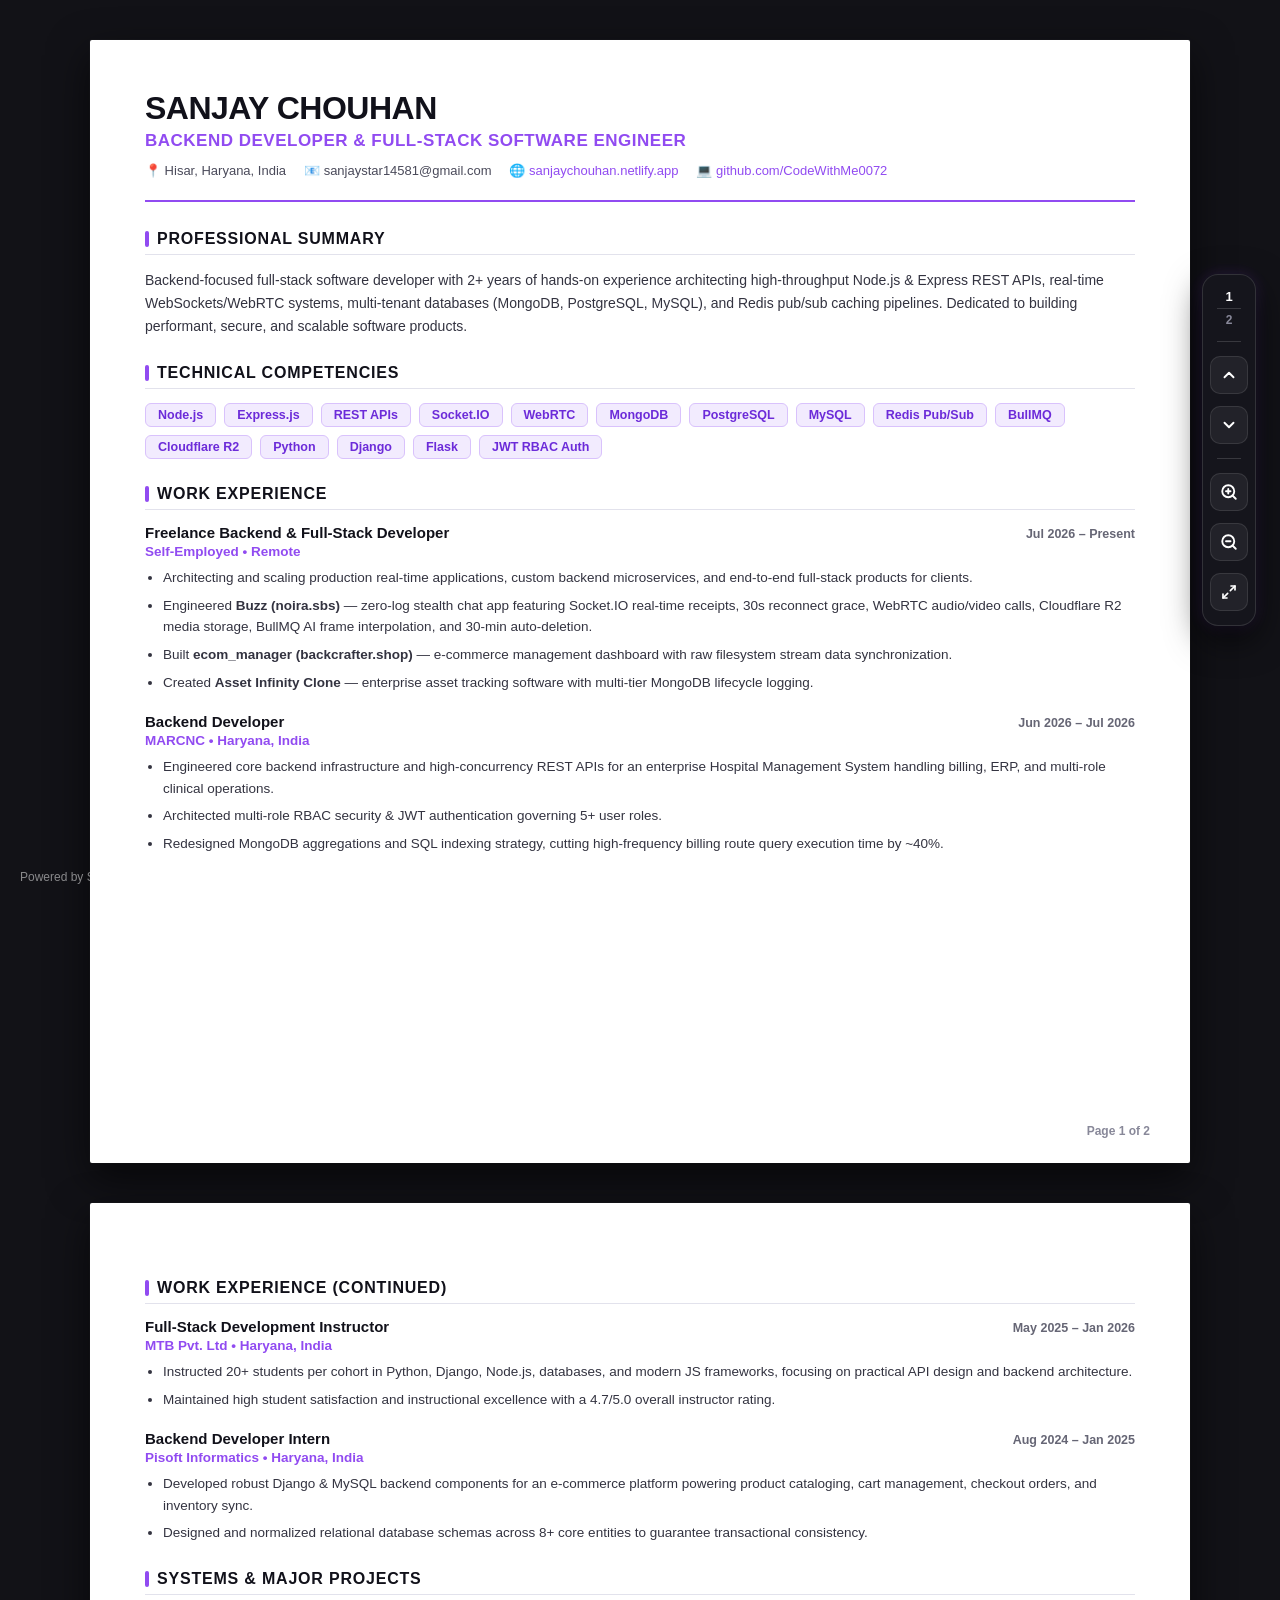
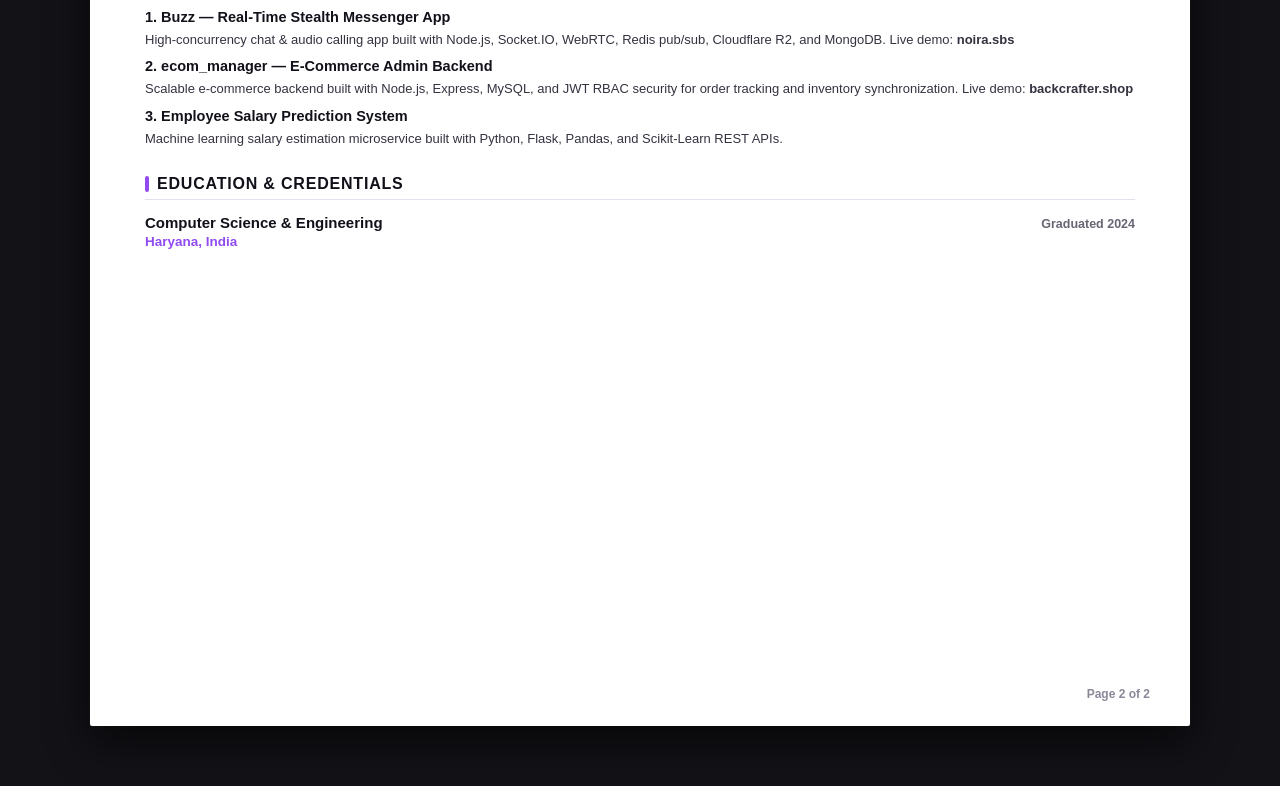
<file: pages/resume-preview.html>
<!DOCTYPE html>
<html lang="en">
<head>
  <meta charset="UTF-8">
  <meta name="viewport" content="width=device-width, initial-scale=1.0">
  <title>Sanjay Chouhan — Resume Document Preview</title>
  <style>
    * {
      box-sizing: border-box;
      margin: 0;
      padding: 0;
      user-select: none;
    }

    body {
      background-color: #121217;
      color: #111111;
      font-family: -apple-system, BlinkMacSystemFont, 'Segoe UI', Roboto, Helvetica, Arial, sans-serif;
      overflow-x: hidden;
      overflow-y: auto;
      min-height: 100vh;
      display: flex;
      flex-direction: column;
      align-items: center;
      padding: 40px 0 60px 0;
    }

    /* Scrollbar styling */
    ::-webkit-scrollbar {
      width: 8px;
    }
    ::-webkit-scrollbar-track {
      background: #121217;
    }
    ::-webkit-scrollbar-thumb {
      background: #2a2a38;
      border-radius: 4px;
    }
    ::-webkit-scrollbar-thumb:hover {
      background: #914bf1;
    }

    /* Outer Wrapper for Zooming */
    .document-viewport {
      width: 100%;
      display: flex;
      flex-direction: column;
      align-items: center;
      gap: 40px;
      transition: transform 0.25s ease-out;
      transform-origin: top center;
    }

    .a4-page {
      width: 95%;
      max-width: 1100px;
      min-height: 1123px;
      background: #ffffff;
      color: #1a1a24;
      padding: 50px 55px;
      box-shadow: 0 15px 40px rgba(0, 0, 0, 0.6), 0 0 2px rgba(255, 255, 255, 0.1);
      border-radius: 2px;
      position: relative;
    }

    /* Page Footer / Number Badge */
    .page-footer-num {
      position: absolute;
      bottom: 25px;
      right: 40px;
      font-size: 12px;
      color: #888899;
      font-weight: 600;
    }

    /* Document Header */
    .header {
      border-bottom: 2px solid #914bf1;
      padding-bottom: 22px;
      margin-bottom: 28px;
    }
    .name {
      font-size: 32px;
      font-weight: 800;
      color: #11111a;
      letter-spacing: -0.5px;
      margin-bottom: 4px;
    }
    .title {
      font-size: 17px;
      color: #914bf1;
      font-weight: 700;
      margin-bottom: 12px;
      text-transform: uppercase;
      letter-spacing: 0.5px;
    }
    .contact-row {
      display: flex;
      flex-wrap: wrap;
      gap: 18px;
      font-size: 13px;
      color: #4a4a5a;
      font-weight: 500;
    }
    .contact-row a {
      color: #914bf1;
      text-decoration: none;
    }

    /* Section Headers */
    .section-title {
      font-size: 16px;
      font-weight: 700;
      color: #11111a;
      border-bottom: 1.5px solid #e2e2ec;
      padding-bottom: 6px;
      margin: 26px 0 14px 0;
      text-transform: uppercase;
      letter-spacing: 0.8px;
      display: flex;
      align-items: center;
      gap: 8px;
    }
    .section-title::before {
      content: '';
      display: inline-block;
      width: 4px;
      height: 16px;
      background: #914bf1;
      border-radius: 2px;
    }

    .summary-text {
      font-size: 14px;
      color: #333340;
      line-height: 1.65;
    }

    .item-block {
      margin-bottom: 20px;
    }
    .item-header {
      display: flex;
      justify-content: space-between;
      align-items: baseline;
      margin-bottom: 3px;
    }
    .item-role {
      font-size: 15px;
      font-weight: 700;
      color: #11111a;
    }
    .item-date {
      font-size: 12.5px;
      color: #666675;
      font-weight: 600;
    }
    .item-company {
      font-size: 13.5px;
      color: #914bf1;
      font-weight: 600;
      margin-bottom: 8px;
    }
    .item-bullets {
      margin-left: 18px;
      font-size: 13.5px;
      color: #333340;
      line-height: 1.6;
    }
    .item-bullets li {
      margin-bottom: 6px;
    }

    .skills-grid {
      display: flex;
      flex-wrap: wrap;
      gap: 8px;
      margin-top: 10px;
    }
    .skill-badge {
      background: #f2ebfe;
      border: 1px solid #d9c2fc;
      color: #6c2bd9;
      padding: 4px 12px;
      border-radius: 6px;
      font-size: 12.5px;
      font-weight: 600;
    }

    /* Right Floating WhatsApp Control Panel */
    .whatsapp-controls-panel {
      position: fixed;
      right: 24px;
      top: 50%;
      transform: translateY(-50%);
      background: rgba(22, 22, 30, 0.92);
      border: 1px solid rgba(255, 255, 255, 0.12);
      box-shadow: 0 12px 35px rgba(0, 0, 0, 0.7), 0 0 15px rgba(145, 75, 241, 0.2);
      backdrop-filter: blur(12px);
      -webkit-backdrop-filter: blur(12px);
      border-radius: 16px;
      padding: 14px 10px;
      display: flex;
      flex-direction: column;
      align-items: center;
      gap: 12px;
      z-index: 9999;
      width: 54px;
    }

    .page-indicator {
      display: flex;
      flex-direction: column;
      align-items: center;
      font-size: 13px;
      font-weight: 700;
      color: #ffffff;
      gap: 2px;
    }
    .page-indicator .total {
      font-size: 12px;
      color: #888899;
    }

    .control-divider {
      width: 24px;
      height: 1px;
      background: rgba(255, 255, 255, 0.15);
      margin: 2px 0;
    }

    .control-btn {
      width: 38px;
      height: 38px;
      border-radius: 10px;
      background: rgba(255, 255, 255, 0.06);
      border: 1px solid rgba(255, 255, 255, 0.1);
      color: #ffffff;
      display: flex;
      align-items: center;
      justify-content: center;
      cursor: pointer;
      transition: all 0.2s ease;
    }

    .control-btn:hover {
      background: rgba(145, 75, 241, 0.4);
      border-color: rgba(145, 75, 241, 0.8);
      color: #ffffff;
      transform: scale(1.08);
    }

    .control-btn:active {
      transform: scale(0.95);
    }

    /* Bottom Left Branding Notice */
    .bottom-branding {
      position: fixed;
      left: 20px;
      bottom: 16px;
      font-size: 12px;
      color: rgba(255, 255, 255, 0.5);
      z-index: 9999;
      display: flex;
      align-items: center;
      gap: 6px;
      pointer-events: none;
    }
  </style>
</head>
<body>

  <!-- Viewport wrapper for zoom scaling -->
  <div class="document-viewport" id="docViewport">
    
    <!-- PAGE 1: Personal Info, Summary, Core Skills & Primary Experience -->
    <div class="a4-page" id="page1">
      <div class="header">
        <h1 class="name">SANJAY CHOUHAN</h1>
        <div class="title">Backend Developer &amp; Full-Stack Software Engineer</div>
        <div class="contact-row">
          <span>📍 Hisar, Haryana, India</span>
          <span>📧 sanjaystar14581@gmail.com</span>
          <span>🌐 <a href="https://sanjaychouhan.netlify.app" target="_blank">sanjaychouhan.netlify.app</a></span>
          <span>💻 <a href="https://github.com/CodeWithMe0072" target="_blank">github.com/CodeWithMe0072</a></span>
        </div>
      </div>

      <div class="section-title">Professional Summary</div>
      <p class="summary-text">
        Backend-focused full-stack software developer with 2+ years of hands-on experience architecting high-throughput Node.js &amp; Express REST APIs, real-time WebSockets/WebRTC systems, multi-tenant databases (MongoDB, PostgreSQL, MySQL), and Redis pub/sub caching pipelines. Dedicated to building performant, secure, and scalable software products.
      </p>

      <div class="section-title">Technical Competencies</div>
      <div class="skills-grid">
        <span class="skill-badge">Node.js</span>
        <span class="skill-badge">Express.js</span>
        <span class="skill-badge">REST APIs</span>
        <span class="skill-badge">Socket.IO</span>
        <span class="skill-badge">WebRTC</span>
        <span class="skill-badge">MongoDB</span>
        <span class="skill-badge">PostgreSQL</span>
        <span class="skill-badge">MySQL</span>
        <span class="skill-badge">Redis Pub/Sub</span>
        <span class="skill-badge">BullMQ</span>
        <span class="skill-badge">Cloudflare R2</span>
        <span class="skill-badge">Python</span>
        <span class="skill-badge">Django</span>
        <span class="skill-badge">Flask</span>
        <span class="skill-badge">JWT RBAC Auth</span>
      </div>

      <div class="section-title">Work Experience</div>
      
      <div class="item-block">
        <div class="item-header">
          <span class="item-role">Freelance Backend &amp; Full-Stack Developer</span>
          <span class="item-date">Jul 2026 – Present</span>
        </div>
        <div class="item-company">Self-Employed • Remote</div>
        <ul class="item-bullets">
          <li>Architecting and scaling production real-time applications, custom backend microservices, and end-to-end full-stack products for clients.</li>
          <li>Engineered <strong>Buzz (noira.sbs)</strong> — zero-log stealth chat app featuring Socket.IO real-time receipts, 30s reconnect grace, WebRTC audio/video calls, Cloudflare R2 media storage, BullMQ AI frame interpolation, and 30-min auto-deletion.</li>
          <li>Built <strong>ecom_manager (backcrafter.shop)</strong> — e-commerce management dashboard with raw filesystem stream data synchronization.</li>
          <li>Created <strong>Asset Infinity Clone</strong> — enterprise asset tracking software with multi-tier MongoDB lifecycle logging.</li>
        </ul>
      </div>

      <div class="item-block">
        <div class="item-header">
          <span class="item-role">Backend Developer</span>
          <span class="item-date">Jun 2026 – Jul 2026</span>
        </div>
        <div class="item-company">MARCNC • Haryana, India</div>
        <ul class="item-bullets">
          <li>Engineered core backend infrastructure and high-concurrency REST APIs for an enterprise Hospital Management System handling billing, ERP, and multi-role clinical operations.</li>
          <li>Architected multi-role RBAC security &amp; JWT authentication governing 5+ user roles.</li>
          <li>Redesigned MongoDB aggregations and SQL indexing strategy, cutting high-frequency billing route query execution time by ~40%.</li>
        </ul>
      </div>

      <div class="page-footer-num">Page 1 of 2</div>
    </div>

    <!-- PAGE 2: Additional Experience, Systems Engineered & Credentials -->
    <div class="a4-page" id="page2">
      <div class="section-title">Work Experience (Continued)</div>

      <div class="item-block">
        <div class="item-header">
          <span class="item-role">Full-Stack Development Instructor</span>
          <span class="item-date">May 2025 – Jan 2026</span>
        </div>
        <div class="item-company">MTB Pvt. Ltd • Haryana, India</div>
        <ul class="item-bullets">
          <li>Instructed 20+ students per cohort in Python, Django, Node.js, databases, and modern JS frameworks, focusing on practical API design and backend architecture.</li>
          <li>Maintained high student satisfaction and instructional excellence with a 4.7/5.0 overall instructor rating.</li>
        </ul>
      </div>

      <div class="item-block">
        <div class="item-header">
          <span class="item-role">Backend Developer Intern</span>
          <span class="item-date">Aug 2024 – Jan 2025</span>
        </div>
        <div class="item-company">Pisoft Informatics • Haryana, India</div>
        <ul class="item-bullets">
          <li>Developed robust Django &amp; MySQL backend components for an e-commerce platform powering product cataloging, cart management, checkout orders, and inventory sync.</li>
          <li>Designed and normalized relational database schemas across 8+ core entities to guarantee transactional consistency.</li>
        </ul>
      </div>

      <div class="section-title">Systems &amp; Major Projects</div>
      <div class="item-block">
        <div class="item-role" style="font-size: 14.5px;">1. Buzz — Real-Time Stealth Messenger App</div>
        <p class="summary-text" style="font-size: 13px; margin: 4px 0 8px 0;">
          High-concurrency chat &amp; audio calling app built with Node.js, Socket.IO, WebRTC, Redis pub/sub, Cloudflare R2, and MongoDB. Live demo: <strong>noira.sbs</strong>
        </p>

        <div class="item-role" style="font-size: 14.5px;">2. ecom_manager — E-Commerce Admin Backend</div>
        <p class="summary-text" style="font-size: 13px; margin: 4px 0 8px 0;">
          Scalable e-commerce backend built with Node.js, Express, MySQL, and JWT RBAC security for order tracking and inventory synchronization. Live demo: <strong>backcrafter.shop</strong>
        </p>

        <div class="item-role" style="font-size: 14.5px;">3. Employee Salary Prediction System</div>
        <p class="summary-text" style="font-size: 13px; margin: 4px 0 8px 0;">
          Machine learning salary estimation microservice built with Python, Flask, Pandas, and Scikit-Learn REST APIs.
        </p>
      </div>

      <div class="section-title">Education &amp; Credentials</div>
      <div class="item-block">
        <div class="item-header">
          <span class="item-role">Computer Science &amp; Engineering</span>
          <span class="item-date">Graduated 2024</span>
        </div>
        <div class="item-company">Haryana, India</div>
      </div>

      <div class="page-footer-num">Page 2 of 2</div>
    </div>

  </div>

  <!-- WhatsApp-style Floating Controls Panel -->
  <div class="whatsapp-controls-panel">
    <div class="page-indicator">
      <span id="currentPageNum">1</span>
      <div class="control-divider"></div>
      <span class="total" id="totalPagesNum">2</span>
    </div>

    <div class="control-divider"></div>

    <!-- Prev Page (Up Arrow) -->
    <button class="control-btn" id="prevPageBtn" title="Previous Page (Up)">
      <svg xmlns="http://www.w3.org/2000/svg" width="18" height="18" viewBox="0 0 24 24" fill="none" stroke="currentColor" stroke-width="2.5" stroke-linecap="round" stroke-linejoin="round">
        <polyline points="18 15 12 9 6 15"></polyline>
      </svg>
    </button>

    <!-- Next Page (Down Arrow) -->
    <button class="control-btn" id="nextPageBtn" title="Next Page (Down)">
      <svg xmlns="http://www.w3.org/2000/svg" width="18" height="18" viewBox="0 0 24 24" fill="none" stroke="currentColor" stroke-width="2.5" stroke-linecap="round" stroke-linejoin="round">
        <polyline points="6 9 12 15 18 9"></polyline>
      </svg>
    </button>

    <div class="control-divider"></div>

    <!-- Zoom In -->
    <button class="control-btn" id="zoomInBtn" title="Zoom In (+)">
      <svg xmlns="http://www.w3.org/2000/svg" width="18" height="18" viewBox="0 0 24 24" fill="none" stroke="currentColor" stroke-width="2.5" stroke-linecap="round" stroke-linejoin="round">
        <circle cx="11" cy="11" r="8"></circle>
        <line x1="21" y1="21" x2="16.65" y2="16.65"></line>
        <line x1="11" y1="8" x2="11" y2="14"></line>
        <line x1="8" y1="11" x2="14" y2="11"></line>
      </svg>
    </button>

    <!-- Zoom Out -->
    <button class="control-btn" id="zoomOutBtn" title="Zoom Out (-)">
      <svg xmlns="http://www.w3.org/2000/svg" width="18" height="18" viewBox="0 0 24 24" fill="none" stroke="currentColor" stroke-width="2.5" stroke-linecap="round" stroke-linejoin="round">
        <circle cx="11" cy="11" r="8"></circle>
        <line x1="21" y1="21" x2="16.65" y2="16.65"></line>
        <line x1="8" y1="11" x2="14" y2="11"></line>
      </svg>
    </button>

    <!-- Fit / Reset Zoom -->
    <button class="control-btn" id="zoomResetBtn" title="Fit to Screen">
      <svg xmlns="http://www.w3.org/2000/svg" width="16" height="16" viewBox="0 0 24 24" fill="none" stroke="currentColor" stroke-width="2.5" stroke-linecap="round" stroke-linejoin="round">
        <path d="M15 3h6v6"></path>
        <path d="M9 21H3v-6"></path>
        <path d="M21 3l-7 7"></path>
        <path d="M3 21l7-7"></path>
      </svg>
    </button>
  </div>

  <!-- Bottom Left Branding Notice -->
  <div class="bottom-branding">
    <span>Powered by Sanjay Chouhan Resume Engine</span>
  </div>

  <script>
    let currentZoom = 1;
    const minZoom = 0.6;
    const maxZoom = 1.6;
    const zoomStep = 0.15;

    const viewport = document.getElementById('docViewport');
    const zoomInBtn = document.getElementById('zoomInBtn');
    const zoomOutBtn = document.getElementById('zoomOutBtn');
    const zoomResetBtn = document.getElementById('zoomResetBtn');
    const prevPageBtn = document.getElementById('prevPageBtn');
    const nextPageBtn = document.getElementById('nextPageBtn');

    const pages = [document.getElementById('page1'), document.getElementById('page2')];
    let currentPageIndex = 0;

    function updatePageIndicator() {
      document.getElementById('currentPageNum').innerText = currentPageIndex + 1;
      document.getElementById('totalPagesNum').innerText = pages.length;
    }

    // Observe scroll position to update current page number
    const observer = new IntersectionObserver((entries) => {
      entries.forEach(entry => {
        if (entry.isIntersecting) {
          const index = pages.indexOf(entry.target);
          if (index !== -1) {
            currentPageIndex = index;
            updatePageIndicator();
          }
        }
      });
    }, { threshold: 0.4 });

    pages.forEach(page => observer.observe(page));

    function applyZoom(zoom) {
      currentZoom = Math.min(Math.max(zoom, minZoom), maxZoom);
      viewport.style.transform = `scale(${currentZoom})`;
    }

    zoomInBtn.addEventListener('click', () => applyZoom(currentZoom + zoomStep));
    zoomOutBtn.addEventListener('click', () => applyZoom(currentZoom - zoomStep));
    zoomResetBtn.addEventListener('click', () => applyZoom(1));

    prevPageBtn.addEventListener('click', () => {
      if (currentPageIndex > 0) {
        currentPageIndex--;
        pages[currentPageIndex].scrollIntoView({ behavior: 'smooth' });
      } else {
        window.scrollTo({ top: 0, behavior: 'smooth' });
      }
    });

    nextPageBtn.addEventListener('click', () => {
      if (currentPageIndex < pages.length - 1) {
        currentPageIndex++;
        pages[currentPageIndex].scrollIntoView({ behavior: 'smooth' });
      } else {
        window.scrollTo({ top: document.body.scrollHeight, behavior: 'smooth' });
      }
    });
  </script>
</body>
</html>
</file>
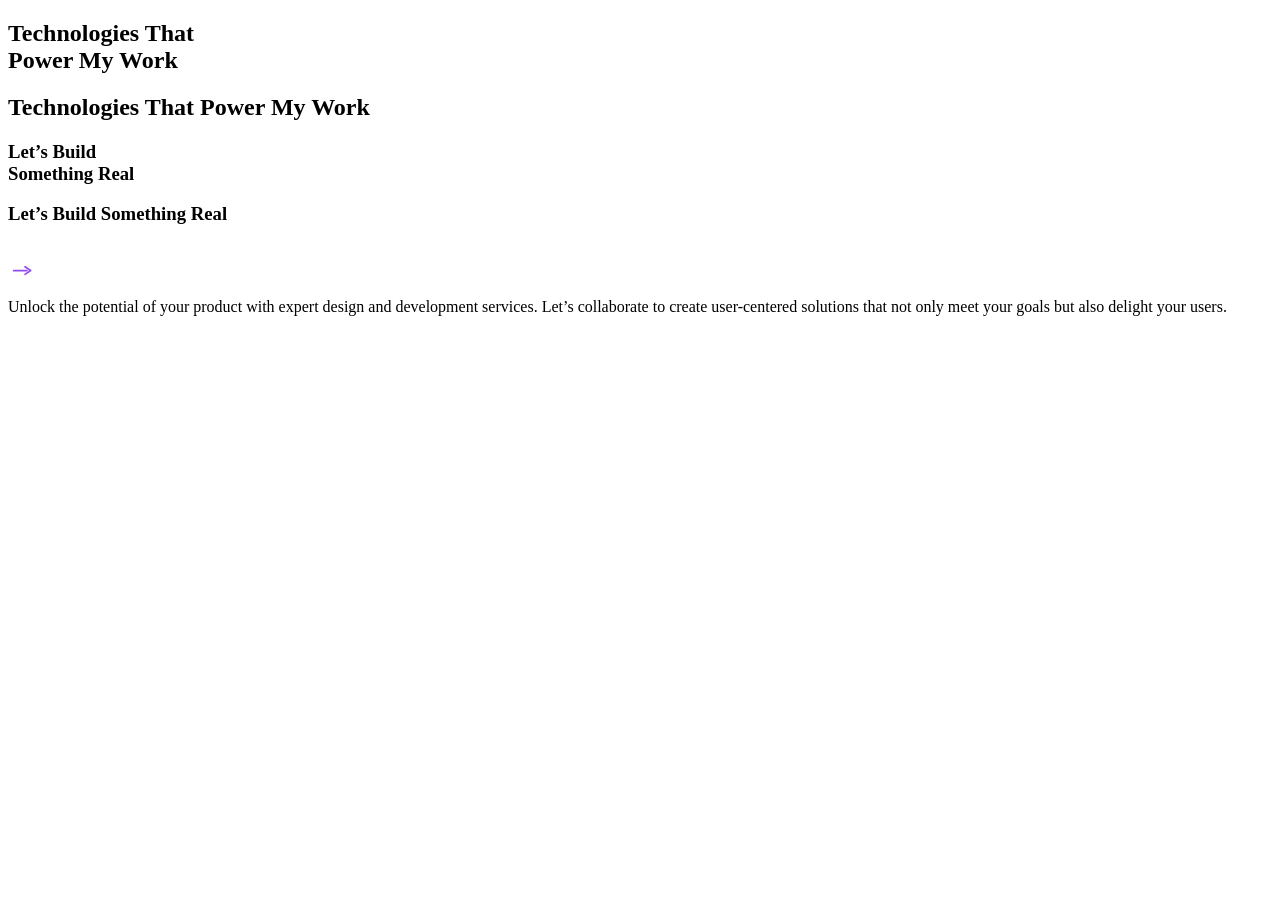
<file: pages/tools.html>
<!DOCTYPE html>
<html lang="en">

<head>
  <meta charset="UTF-8">
  <meta name="viewport" content="width=device-width, initial-scale=1.0">
  <title>Document</title>
</head>

<body>
  <aside id="content" class="content">
    <section id="UsedTools">
      <div class="headingDiv">
        <div class="project-heading">
          <h2 class="laptop">
            Technologies That <br>Power My <span class="specalKeyword">Work</span>
          </h2>
          <h2 class="mobile">
            Technologies That Power My <span class="specalKeyword">Work</span>
          </h2>
        </div>
      </div>
      <div class="tool-controller-conatiner">
        <div class="toolController" id="toolController">
        </div>
      </div>
      <div class="tool-conatiner">
        <div class="tool-wrapper" id="tool-wrapper">
        </div>
      </div>
    </section>
    <section id="collaborate">
      <div class="collaborate-head-part">
        <div class="collaborate-left-head-part">
          <h3 class="laptop">Let’s Build <br>Something <span class="specalKeyword">Real</span></h3>
          <h3 class="mobile">Let’s Build Something <span class="specalKeyword">Real</span></h3>
        </div>
        <div class="collaborate-right-head-part">
          <div class="arrow">
            <div class="finalarrow" id="firstarroow">
              <svg xmlns="http://www.w3.org/2000/svg" width="10mm" height="4mm" viewBox="0 0 40 12">
                <!-- background -->
                <rect x="0" y="0" width="40" height="12" rx="2" fill="none" />
                <!-- arrow -->
                <line x1="6" y1="6" x2="20" y2="6" stroke="white" stroke-width="1.8" stroke-linecap="round" />
                <polyline style="transform: translateX(-10px)" points="28,2 34,6 28,10" fill="none" stroke-width="1.8"
                  stroke="white" class="polyline" stroke-linecap="round" stroke-linejoin="round" />
              </svg>
            </div>
            <div class="finalarrow" style="left: -50%;" id="secondarrow">
              <svg xmlns="http://www.w3.org/2000/svg" width="10mm" height="4mm" viewBox="0 0 40 12">
                <!-- background -->
                <rect x="0" y="0" width="40" height="12" rx="2" fill="none" />
                <!-- arrow -->
                <line x1="6" y1="6" x2="20" y2="6" stroke="rgb(145, 75, 241)" stroke-width="1.8"
                  stroke-linecap="round" />
                <polyline style="transform: translateX(-10px)" points="28,2 34,6 28,10" fill="none" stroke-width="1.8"
                  stroke="rgb(145, 75, 241)" class="polyline" stroke-linecap="round" stroke-linejoin="round" />
              </svg>
            </div>
          </div>
        </div>
      </div>
      <div class="collaborate-text-content-part">
        <p>Unlock the potential of your product with expert design and development services. Let’s collaborate to
          create user-centered solutions that not only meet your goals but also delight your users.</p>
    </section>
  </aside>
</body>

</html>
</file>
<file: assets/CSS/base.css>
:root {
    --token-gray-bg: rgb(39, 40, 41);
    --token-fc7b9f32-7298-428e-bdfb-3530edb2e73a: rgb(255, 255, 255);
    --token-purple-bg: rgb(145, 75, 241);
    --token-white-gray-color: #d9d9d9;
    --token-black-bg: rgb(16, 17, 18);
}

html.no-scroll {
    overflow: hidden !important;
    height: 100vh;
    
}


#cursor-outline {
    position: fixed;
    width: 344px;
    height: 344px;
    border-radius: 50%;
    background: radial-gradient(circle at center, #9668d1 20%, #a26aea 40%);
    filter: blur(160px);
    opacity: 0.9;
    pointer-events: none;
    transition: background 1s ease;
    /* will-change: transform, background; */
    translate: none;
    rotate: none;
    scale: none;
}



.laptop {
    display: block;
}

.mobile {
    display: none;
}

* {
    margin: 0;
    padding: 0;
    box-sizing: border-box;
    font-family: system-ui, -apple-system, BlinkMacSystemFont, 'Segoe UI', Roboto, Oxygen, Ubuntu, Canta rell, 'Open Sans', 'Helvetica Neue', sans-serif;
    user-select: none;
    -webkit-user-select: none;
    -moz-user-select: none;
}

#lodingConatiner.hide-loader {
    display: none;
}

body {
    width: 100%;
    height: 100%;
    position: relative;
    overflow-x: hidden;
}

a {
    cursor: pointer;
}

.fram-body-bg-color {
    background-color: var(--token-black-bg);
}

.specalKeyword {
    color: var(--token-purple-bg);
}

.container {
    position: fixed;
    inset: 0;
    /* top:0 right:0 bottom:0 left:0 */
    background-color: black;
    display: flex;
    justify-content: space-between;
    z-index: 999999999;
    /* highest */
    pointer-events: none;
    /* optional */
}


.first {
    /* background-color: red; */
    width: 30%;
    height: 100%;
    display: flex;
    justify-content: center;
    align-items: end;

}

.second {
    /* background-color: pink; */
    width: 40%;
    height: 100%;
    display: flex;
    position: relative;
}

.head {
    font-size: 90px;
    padding-bottom: 40px;
    padding-right: 35px;
    color: white;
}

.head.active {
    animation: heading 1.5s linear 6s forwards;
}

.loaddiv {
    height: 56px;
    width: 300px;
    background-color: white;
    position: absolute;
    top: 50%;
    left: 0%;
    transform: translate(-50%, -50%);
}

.loaddiv.active {
    animation: mkddy 0.9s linear 6s forwards;
}

.loader {
    height: 56px;
    width: 230px;

    position: absolute;

}

.loader.active {
    animation: loading 4s linear 0s forwards, stareate .5s linear 6s forwards, scalup 1.9s linear 7.4s forwards;
}

.loader2 {
    height: 56px;
    width: 72px;
    /* background-color: white; */
    position: absolute;
    left: 76%;
}

.loader2.active {
    animation: ankush 2s linear 3.97s forwards;
}

@keyframes heading {
    0% {
        transform: translate(0%, 0%);
    }

    100% {
        transform: translate(0%, -50%);
        opacity: 0;
    }
}

@keyframes loading {
    0% {
        height: 56px;
        width: 0px;
        background-color: rgb(145, 75, 241);

    }

    100% {
        height: 56px;
        width: 230px;
        background-color: rgb(145, 75, 241);
    }

}

@keyframes ankush {
    0% {
        height: 56px;
        width: 0px;
        background-color: rgb(145, 75, 241);

    }

    100% {
        height: 56px;
        width: 72px;
        background-color: rgb(145, 75, 241);

    }

}

@keyframes stareate {
    0% {

        transform: rotate(0deg);
    }

    100% {

        transform: translate(38%, -255%) rotate(90deg);
    }
}

@keyframes mkddy {
    0% {
        transform: rotate(0deg);
        background-color: transparent;
    }

    100% {
        background-color: transparent;
        transform: translate(-100%, 105%);

    }
}

@keyframes scalup {
    0% {
        transform: translate(38%, -255%) rotate(90deg);
    }

    100% {
        transform: translate(38%, -255%) rotate(174deg) scale(60);
    }
}

.ringOverlay {
    width: 100%;
    height: 100%;
    display: flex;
    justify-content: center;
    align-items: center;
}

.ring {
    position: fixed;
    top: 50%;
    left: 50%;
    transform: translate(-50%, -50%);
    border-radius: 50%;
    display: flex;
    justify-content: center;
    align-items: center;
    animation: fadeIn 1.2s ease forwards;
}

.ring .left {
    width: 105%;
    justify-content: space-between;
    display: flex;
    position: absolute;
}

/* --- Smooth continuous rotation --- */
.rotateStar {
    animation: rotateStar 5s linear infinite;
}

.rotate {
    animation: rotate 15s linear infinite;
}

.ANrotate {
    animation: ANrotate 15s linear infinite;
}

@keyframes rotate {
    100% {
        transform: translate(-50%, -50%) rotate(360deg);
    }
}

@keyframes rotateStar {
    100% {
        transform: rotate(360deg);
    }
}

@keyframes ANrotate {
    100% {
        transform: translate(-50%, -50%) rotate(-360deg);
    }
}

/* --- Smooth start --- */
@keyframes fadeIn {
    0% {
        opacity: 0;
        transform: translate(-50%, -50%) scale(0.8);
    }

    100% {
        opacity: 1;
        transform: translate(-50%, -50%) scale(1);
    }
}

/* Ring sizes */
.ring1 {
    width: 50%;
    aspect-ratio: 1/1;
    box-shadow: inset 0 0 20px rgb(40, 40, 40);
}

.ring2 {
    width: 65%;
    aspect-ratio: 1/1;
    box-shadow: inset 0 0 30px rgb(40, 40, 40);
}

.ring3 {
    width: 82%;
    aspect-ratio: 1/1;
    box-shadow: inset 0 0 40px rgb(40, 40, 40);
}

.ring4 {
    width: 98%;
    aspect-ratio: 1/1;
    box-shadow: inset 0 0 45px rgb(40, 40, 40);
}

/* SVG Sizes */
.size-7 {
    width: 2rem;
    height: 2rem;
}

.size-14 {
    width: 3.8rem;
    height: 3.8rem;
}

.size-21 {
    width: 5.6rem;
    height: 5.6rem;
}

.size-28 {
    width: 7rem;
    height: 7rem;
}


.overlay-conatiner {
    height: 100%;
    left: 0;
    pointer-events: none;
    position: absolute;
    top: 0;
    width: 100%;
    z-index: 100000000000000;
}

img {
    width: 100%;
    object-fit: cover;
    height: 100%;
}

.overlay {
    width: 100%;
    height: 100%;
    background-size: 161px;
    background-repeat: repeat;
    background-image: url(https://framerusercontent.com/images/rR6HYXBrMmX4cRpXfXUOvpvpB0.png);
    opacity: 0.04;
    border-radius: 0px;
}

/* ------------header secontion css------------*/
#header {
    width: 100%;
    height: 100px;
    display: flex;
    justify-content: center;
    align-items: center;
    position: sticky;
    top: 0;
    /* REMOVE z-index */
}

.no-scroll {
    overflow: hidden !important;
    height: 100vh;
}

#nav {
    width: 300px;
    height: 50%;
    transform: translateY(12px);
    transform: translateX(-5px);
    padding: 4px 12px;
    border-radius: 15px;
    background-color: rgb(39 40 41 / 77%);
    ;

}

.navItems {
    width: 100%;
    height: 100%;
    display: flex;
    justify-content: space-around;
    align-items: center;
}

.navanchor {
    width: 14%;
    border-radius: 6px;
    display: flex;
    justify-content: center;
    align-items: center;
    height: 90%;
    padding: 0px 3px;
    transition: all 0.3s ease;
    position: relative;

}

.navanchor .navbg {
    position: absolute;
    width: 100%;
    height: 100%;
    background: var(--token-purple-bg);
    transition: all 0.3s ease;
    transform: scale(0);
    border-radius: 6px;

}

.navTitle {
    font-size: 13px;
    background: var(--token-gray-bg);
    color: var(--token-fc7b9f32-7298-428e-bdfb-3530edb2e73a);
    transform: translateY(20px);
    position: absolute;
    z-index: 10000;
    padding: 2px 8px 4px 8px;
    border-radius: 4px;
    opacity: 0;
    transition: transform 0.5s ease;
    text-transform: capitalize;
}

.achoerdiv {
    width: 67%;
    height: 60%;
    position: absolute;
}

.navanchor.active .navbg {
    transform: scale(1);
}

.navanchor.hoverActive .navbg {
    transform: scale(1);
}

.navanchor.hoverActive .navTitle {
    transform: translateY(40px);
    opacity: 1;
}

/* ------------header secontion css end------------*/
/* ------------main secontion css ------------*/
#main {
    width: 100%;
    height: 100%;
    display: flex;
    justify-content: center;
    align-items: center;
    margin-top: 60px;
    position: relative;
    z-index: 10000000;

}

.showImageConatiner {
    position: fixed;
    width: 100vw;
    height: 100vh;
    z-index: 100000000000000000000000;
    top: 0;
    left: 0;
    display: flex;
    align-items: center;
    justify-content: space-between;
    transition: all 0.5s ease;
    visibility: hidden;
    opacity: 0;
    pointer-events: none;
}

.showImageConatiner.active {
    visibility: visible;
    opacity: 1;
    pointer-events: auto;
    transform: translateY(0px);

}

.showImageConatiner.active .imageConatiner {
    scale: 1;
}

#bluarPage {
    width: 100%;
    height: 100%;
    position: absolute;
    top: 0;
    left: 0;
    z-index: 100000000;
}

.showImageConatiner .leftControl .controlBox,
.showImageConatiner .rightControl .controlBox {
    width: 50%;
    height: 130px;
    background-color: rgb(145 75 241 / 60%);
    border-radius: 10px;
    cursor: pointer;
    color: white;
    display: flex;
    justify-content: center;
    align-items: center;
}

.showImageConatiner .leftControl,
.showImageConatiner .rightControl {
    width: 10%;

    height: 85%;
    display: flex;
    justify-content: center;
    align-items: center;
    position: relative;
    z-index: 1000000000;


}

.showImageConatiner .imageConatiner {
    width: 60%;
    height: 85%;
    border-radius: 10px;
    overflow: hidden;
    display: flex;
    scale: 0;
    transition: all 0.5s ease;
    position: relative;
    z-index: 1000000000;
}

.showImageConatiner .imageConatiner .showImage {
    width: 100%;
    height: 100%;
    overflow: hidden;
    flex: 0 0 100%;
}

.mainarea {
    width: 90%;
    display: flex;
    max-width: 1300px;
    justify-content: space-between;
}

#profile {
    width: 40%;
    height: 100%;
    display: flex;
    position: sticky;
    top: 50px;
    justify-content: center;
    align-items: center;
}

#profile .profile-conatiner {
    width: 70%;
    height: 100%;
    display: flex;
    justify-content: center;
    border-radius: 20px;
    flex-direction: column;
    padding-bottom: 40px;
    align-items: center;
    background-color: var(--token-gray-bg);
}

#profile .profile-conatiner .profile-content {
    width: 80%;
    padding: 40px 0px;
    display: flex;
    flex-direction: column;
    align-items: center;
    gap: 20px;
}

#profile .profile-conatiner .profile-content .profile-image {
    width: 90%;
    display: flex;
    justify-content: center;
    align-items: center;
    border-radius: 15px;

}

#profile .profile-conatiner .profile-content .profile-image img {
    border-radius: 15px;
}

#profile .profile-conatiner .profile-content .profile-desc {
    width: 100%;
}

#profile .profile-conatiner .profile-content .profile-desc .name {
    font-size: 35px;
    text-align: center;
    color: white;
}

#profile .profile-conatiner .profile-content .profile-desc span {
    margin: 10px 0px;
    text-align: center;
    display: block;
    color: var(--token-white-gray-color);
    font-weight: bold;
}

#profile .profile-conatiner .profile-content .profile-desc .socialMedia-icons {
    display: flex;
    width: 100%;
    justify-content: space-around;
    align-items: center;
    margin: 20px 0px;
}

#profile .profile-conatiner .profile-content .profile-desc .socialMedia-icons .icon {
    position: relative;
    width: 44px;
    height: 44px;
    border-radius: 10px;
    display: flex;
    justify-content: center;
    align-items: center;
    padding: 0;
    cursor: pointer;
    transition: transform 0.3s ease;
}

#profile .profile-conatiner .profile-content .profile-desc .socialMedia-icons .icon .navbg {
    position: absolute;
    inset: 0;
    background: var(--token-purple-bg);
    border-radius: 10px;
    transform: scale(0);
    transition: transform 0.3s cubic-bezier(0.175, 0.885, 0.32, 1.275);
    z-index: 1;
}

#profile .profile-conatiner .profile-content .profile-desc .socialMedia-icons .icon:hover .navbg,
#profile .profile-conatiner .profile-content .profile-desc .socialMedia-icons .icon.hoverActive .navbg {
    transform: scale(1);
}

#profile .profile-conatiner .profile-content .profile-desc .socialMedia-icons .icon .icondiv {
    width: 100%;
    height: 100%;
    display: flex;
    justify-content: center;
    align-items: center;
    position: relative;
    z-index: 2;
}

#profile .profile-conatiner .profile-content .profile-desc .socialMedia-icons .icon .icondiv svg {
    width: 60% !important;
    height: 60% !important;
}

#profile .profile-conatiner .profile-content .profile-desc .socialMedia-icons .icon .navTitle {
    font-size: 11px;
    font-weight: 600;
    background: var(--token-gray-bg);
    color: var(--token-fc7b9f32-7298-428e-bdfb-3530edb2e73a);
    position: absolute;
    top: -32px;
    z-index: 10000;
    padding: 3px 8px;
    border-radius: 4px;
    opacity: 0;
    transform: translateY(10px);
    transition: transform 0.3s ease, opacity 0.3s ease;
    white-space: nowrap;
    pointer-events: none;
    box-shadow: 0 4px 12px rgba(0, 0, 0, 0.3);
    text-transform: capitalize;
}

#profile .profile-conatiner .profile-content .profile-desc .socialMedia-icons .icon:hover .navTitle,
#profile .profile-conatiner .profile-content .profile-desc .socialMedia-icons .icon.hoverActive .navTitle {
    transform: translateY(0);
    opacity: 1;
}

#profile .profile-conatiner .contact-btn-div,
#content .content-conatiner .activebutton .contact-btn-div,
#content .main-conatiner-viewFile .activebutton .contact-btn-div {
    width: 100%;
    display: flex;
    justify-content: center;
    align-items: center;
}

#profile .profile-conatiner .contact-btn-div .contact-btn,
#content .content-conatiner .activebutton .contact-btn-div .contact-btn,
#content .main-conatiner-viewFile .activebutton .contact-btn-div .contact-btn {
    width: 207px;
    padding: 20px 30px;
    cursor: pointer;
    position: relative;
    height: 50px;
    font-size: 16px;
    outline: none;
    justify-content: center;
    align-items: center;
    border-radius: 10px;
    border: none;
    display: flex;
    flex-direction: column;
    overflow: hidden;
    background-color: var(--token-purple-bg);
}

#profile .profile-conatiner .contact-btn-div .contact-btn .span,
#content .content-conatiner .activebutton .contact-btn-div .contact-btn .span,
#content .main-conatiner-viewFile .activebutton .contact-btn-div .contact-btn .span {
    position: absolute;
    transition: all .3s ease;
    color: white;
    font-size: 17px;
    font-weight: bold;

}

#content {
    width: 60%;
    height: 100%;
    display: flex;
    gap: 7em;
    flex-direction: column;
    justify-content: center;
    /* align-items: center; */
}




/* ------------main secontion css end------------*/
/* -----------footer secontion css start------------*/

#footer {
    display: flex;
    justify-content: center;
    align-items: center;
    width: 100%;
    padding-top: 80px;
}

#footer .footertext {
    font-size: 16px;
    font-weight: 500;
    color: var(--token-white-gray-color);
}

.mainAimationProfile {
    animation: fadIn 0.8s ease forwards;
    opacity: 0;
}

.mainAimationContent {
    animation: fadIn 0.8s ease forwards;
    animation-delay: 0.1s;
    opacity: 0;
}

@keyframes fadIn {
    0% {
        transform: translateY(-50px);
        opacity: 0;
    }

    100% {
        transform: translateY(0px);
        opacity: 1;
    }
}

.section-animate {
    opacity: 0;
    transform: translateY(50px);
    transition: all 0.6s ease;
}

section.section-animate-active {
    opacity: 1;
    transform: translateY(0);
}

#nav-progress-bar {
    position: fixed;
    top: 0;
    left: 0;
    height: 3px;
    width: 0%;
    background: var(--token-purple-bg);
    opacity: 0;
    z-index: 9999999999;
    pointer-events: none;
    transition: width 0.4s ease, opacity 0.3s ease;
    border-radius: 0 2px 2px 0;
    box-shadow: 0 0 8px var(--token-purple-bg);
}


.mp-wrap {
       display: flex;
    justify-content: center;
    align-items: center;
    border-radius: 16px;
    position: fixed;
   bottom: 11px;
    left: 11px;
    z-index: 100000000;
}

.mp-card {
    display: flex;
    align-items: center;
    gap: 18px;
    padding: 14px 11px 14px 7px;
    background: transparent;
    border: 1px solid rgba(217, 217, 217, 0.15);
    border-radius: 20px;
    backdrop-filter: blur(18px);
    -webkit-backdrop-filter: blur(18px);
    box-shadow: 0 8px 32px rgba(0, 0, 0, 0.45), inset 0 1px 0 rgba(255, 255, 255, 0.08);
    width: 157px;
    position: relative;
    overflow: hidden;
    flex-direction: column;
    cursor: pointer;
    transition: transform 0.3s ease, border-color 0.3s ease, box-shadow 0.3s ease;
}

.mp-card:hover {
    transform: translateY(-3px);
    border-color: rgba(145, 75, 241, 0.5);
    box-shadow: 0 12px 35px rgba(145, 75, 241, 0.3), inset 0 1px 0 rgba(255, 255, 255, 0.15);
}

.mp-card::before {
    content: '';
    position: absolute;
    inset: 0;
    background: linear-gradient(135deg, rgba(145, 75, 241, 0.06) 0%, rgba(16, 17, 18, 0) 60%);
    pointer-events: none;
    border-radius: inherit;
}

.mp-control-overlay {
    position: absolute;
    inset: 0;
    background: rgba(16, 17, 18, 0.5);
    border-radius: 50%;
    display: flex;
    align-items: center;
    justify-content: center;
    opacity: 0;
    transition: opacity 0.3s ease;
    z-index: 2;
}

.mp-card:hover .mp-control-overlay,
.mp-card.paused .mp-control-overlay {
    opacity: 1;
}

.mp-card.playing .mp-img {
    animation-play-state: running;
}

.mp-card.paused .mp-img,
.mp-card.paused .mp-title,
.mp-card.paused .mp-dot {
    animation-play-state: paused;
}

.mp-img {
    width: 50px;
    height: 50px;
    border-radius: 50%;
    background: rgba(39, 40, 41, 0.8);
    border: 2px solid rgba(145, 75, 241, 0.4);
    display: flex;
    align-items: center;
    justify-content: center;
    flex-shrink: 0;
    overflow: hidden;
    animation: spin 8s linear infinite;
    box-shadow: 0 0 18px rgba(145, 75, 241, 0.25);
    position: relative;
}
.mp-img-inner {
    width: 100%;
    height: 100%;
    border-radius: 50%;
    background: conic-gradient(rgba(145, 75, 241, 0.6) 0deg,
            rgba(39, 40, 41, 0.9) 60deg,
            rgba(145, 75, 241, 0.3) 120deg,
            rgba(39, 40, 41, 0.9) 180deg,
            rgba(145, 75, 241, 0.5) 240deg,
            rgba(39, 40, 41, 0.9) 300deg,
            rgba(145, 75, 241, 0.6) 360deg);
    display: flex;
    align-items: center;
    justify-content: center;
    font-family: 'Syne', sans-serif;
    font-size: 11px;
    color: rgba(217, 217, 217, 0.5);
    letter-spacing: 0.05em;
}

/* Replace .mp-img-inner content with your image like this:
       <img src="your-image.jpg" style="width:100%;height:100%;object-fit:cover;border-radius:50%;"> */

@keyframes spin {
    from {
        transform: rotate(0deg);
    }

    to {
        transform: rotate(360deg);
    }
}

.mp-info {
    flex: 1;
    overflow: hidden;
    display: flex;
    flex-direction: column;
    gap: 10px;
    width: 98%;
}

.mp-title-wrap {
    overflow: hidden;
}

.mp-title {
    font-family: 'Syne', sans-serif;
    font-size: 15px;
    font-weight: 600;
    color: rgb(255, 255, 255);
    white-space: nowrap;
    display: inline-block;
    animation: slide-lr 8s linear infinite;
    letter-spacing: 0.02em;
}

@keyframes slide-lr {
    0% {
        transform: translateX(100%);
    }

    100% {
        transform: translateX(-100%);
    }
}

.mp-progress-row {
    display: flex;
    align-items: center;
    gap: 8px;
}

.mp-progress-bg {
    flex: 1;
    height: 3px;
    background: rgba(217, 217, 217, 0.15);
    border-radius: 4px;
    overflow: hidden;
}

.mp-progress-fill {
    height: 100%;
    width: 0%;
    background: linear-gradient(90deg, rgba(145, 75, 241, 0.7), rgba(145, 75, 241, 1));
    border-radius: 4px;
    transition: width 0.15s ease-out;
    box-shadow: 0 0 6px rgba(145, 75, 241, 0.5);
}

@keyframes progress {
    from {
        width: 0%;
    }

    to {
        width: 100%;
    }
}

.mp-dot {
    width: 6px;
    height: 6px;
    border-radius: 50%;
    background: rgba(145, 75, 241, 0.8);
    flex-shrink: 0;
    box-shadow: 0 0 6px rgba(145, 75, 241, 0.6);
    animation: pulse 1.2s ease-in-out infinite;
}

@keyframes pulse {

    0%,
    100% {
        opacity: 1;
        transform: scale(1);
    }

    50% {
        opacity: 0.4;
        transform: scale(0.7);
    }
}

/* -----------footer secontion css end------------*/

/* ------------ Intro Screen CSS ------------ */
.intro-screen {
    position: fixed;
    inset: 0;
    background-color: #0b0c0d;
    z-index: 1000000000000000;
    display: flex;
    justify-content: center;
    align-items: center;
    opacity: 1;
    transition: opacity 0.8s ease, visibility 0.8s ease;
}

.intro-screen.fade-out {
    opacity: 0;
    visibility: hidden;
    pointer-events: none;
}

.intro-content {
    width: 100%;
    height: 100%;
    max-width: 1200px;
    display: flex;
    flex-direction: column;
    justify-content: center;
    align-items: center;
    padding: 80px 20px;
    position: relative;
    gap: 30px;
}

.intro-title {
    font-size: 32px;
    font-weight: 700;
    letter-spacing: 0.28em;
    color: #ffffff;
    text-transform: uppercase;
    opacity: 0;
    transform: translateY(-20px);
    transition: opacity 0.8s ease, transform 0.8s ease;
    text-align: center;
}

.intro-subtitle {
    font-size: 14px;
    font-weight: 600;
    letter-spacing: 0.22em;
    color: rgba(217, 217, 217, 0.7);
    text-transform: uppercase;
    opacity: 0;
    transform: translateY(20px);
    transition: opacity 0.8s ease, transform 0.8s ease;
    text-align: center;
}

.intro-center {
    position: relative;
    width: 100%;
    max-width: 680px;
    height: 280px;
    margin: 0 auto;
    display: flex;
    align-items: center;
    justify-content: center;
}

.intro-ring-anim {
    position: absolute;
    top: 50%;
    left: 50%;
    transform: translate(-50%, -50%);
    width: 100%;
    max-width: 680px;
    height: 260px;
    display: flex;
    align-items: center;
    justify-content: center;
    opacity: 1;
    transition: opacity 0.8s ease, visibility 0.8s ease;
}

/* Settle is driven by settleIntroRings() in pageControl.js via the Web Animations API,
   deliberately not from CSS here. An `!important` author declaration outranks animations,
   so a `stroke-dashoffset: 0 !important` rule would override the settle and force every
   ring to snap — and a plain transition can't work either, because a transition has to
   already exist in the before-change style to fire. */
.intro-ring-anim.fade-out {
    opacity: 0 !important;
    visibility: hidden !important;
    pointer-events: none !important;
    transition: opacity 0.6s ease, visibility 0.6s ease;
}

.infinity-preloader-svg {
    width: 100%;
    height: 100%;
    display: block;
    margin: 0 auto;
    overflow: visible;
}

.arc-path {
    fill: none;
    stroke-linecap: round;
    will-change: stroke-dashoffset;
}

.arc-outer {
    stroke: rgba(145, 75, 241, 0.95);
    stroke-width: 2.5px;
    stroke-dasharray: 371 371;
}

.arc-inner {
    stroke: rgba(255, 255, 255, 0.85);
    stroke-width: 2.5px;
    stroke-dasharray: 299 299;
}

/* Phase 1: Circle 1 Top Arc (Point A -> Point B) erases (0.00s - 0.50s) */
.arc-c1-top.arc-outer {
    animation: phase1Outer 3s linear infinite;
}
.arc-c1-top.arc-inner {
    animation: phase1Inner 3s linear infinite;
}

/* Phase 2: Circle 2 Bottom Arc (Point B -> Point C) erases (0.50s - 1.00s) */
.arc-c2-bottom.arc-outer {
    animation: phase2Outer 3s linear infinite;
}
.arc-c2-bottom.arc-inner {
    animation: phase2Inner 3s linear infinite;
}

/* Phase 3: Circle 3 Top Arc (Point D -> Point E) erases (1.00s - 1.50s) */
.arc-c3-top.arc-outer {
    animation: phase3Outer 3s linear infinite;
}
.arc-c3-top.arc-inner {
    animation: phase3Inner 3s linear infinite;
}

/* Phase 4: Circle 3 Bottom Arc (Point E -> Point D) erases (1.50s - 2.00s) */
.arc-c3-bottom.arc-outer {
    animation: phase4Outer 3s linear infinite;
}
.arc-c3-bottom.arc-inner {
    animation: phase4Inner 3s linear infinite;
}

/* Phase 5: Circle 2 Top Arc (Point G -> Point F) erases (2.00s - 2.50s) */
.arc-c2-top.arc-outer {
    animation: phase5Outer 3s linear infinite;
}
.arc-c2-top.arc-inner {
    animation: phase5Inner 3s linear infinite;
}

/* Phase 6: Circle 1 Bottom Arc (Point B -> Point A) erases (2.50s - 3.00s) */
.arc-c1-bottom.arc-outer {
    animation: phase6Outer 3s linear infinite;
}
.arc-c1-bottom.arc-inner {
    animation: phase6Inner 3s linear infinite;
}

/* Keyframes for Phase 1 (Point A -> Point B) */
@keyframes phase1Outer {
    0% { stroke-dashoffset: 0; }
    16.66%, 100% { stroke-dashoffset: -371; }
}
@keyframes phase1Inner {
    0%, 4% { stroke-dashoffset: 0; }
    20.66%, 100% { stroke-dashoffset: -299; }
}

/* Keyframes for Phase 2 (Point B -> Point C) */
@keyframes phase2Outer {
    0%, 16.66% { stroke-dashoffset: 0; }
    33.33%, 100% { stroke-dashoffset: -371; }
}
@keyframes phase2Inner {
    0%, 20.66% { stroke-dashoffset: 0; }
    37.33%, 100% { stroke-dashoffset: -299; }
}

/* Keyframes for Phase 3 (Point D -> Point E) */
@keyframes phase3Outer {
    0%, 33.33% { stroke-dashoffset: 0; }
    50.0%, 100% { stroke-dashoffset: -371; }
}
@keyframes phase3Inner {
    0%, 37.33% { stroke-dashoffset: 0; }
    54.0%, 100% { stroke-dashoffset: -299; }
}

/* Keyframes for Phase 4 (Point E -> Point D) */
@keyframes phase4Outer {
    0%, 50.0% { stroke-dashoffset: 0; }
    66.66%, 100% { stroke-dashoffset: 371; }
}
@keyframes phase4Inner {
    0%, 54.0% { stroke-dashoffset: 0; }
    70.66%, 100% { stroke-dashoffset: 299; }
}

/* Keyframes for Phase 5 (Point G -> Point F) */
@keyframes phase5Outer {
    0%, 66.66% { stroke-dashoffset: 0; }
    83.33%, 100% { stroke-dashoffset: 371; }
}
@keyframes phase5Inner {
    0%, 70.66% { stroke-dashoffset: 0; }
    87.33%, 100% { stroke-dashoffset: 299; }
}

/* Keyframes for Phase 6 (Point B -> Point A) */
@keyframes phase6Outer {
    0%, 83.33% { stroke-dashoffset: 0; }
    100% { stroke-dashoffset: 371; }
}
@keyframes phase6Inner {
    0%, 87.33% { stroke-dashoffset: 0; }
    100% { stroke-dashoffset: 299; }
}

/* Reduced Motion Fallback */
@media (prefers-reduced-motion: reduce) {
    .preloader-circle {
        animation: none !important;
        stroke-dashoffset: 0 !important;
        opacity: 1 !important;
        transition: none !important;
    }
}

.intro-enter-btn {
    width: 140px;
    height: 140px;
    border-radius: 50%;
    background: transparent;
    border: 1px solid rgba(255, 255, 255, 0.25);
    position: absolute;
    top: 50%;
    left: 50%;
    transform: translate(-50%, -50%) scale(0.7);
    cursor: pointer;
    display: flex;
    align-items: center;
    justify-content: center;
    outline: none;
    opacity: 0;
    pointer-events: none;
    transition: opacity 0.8s ease, transform 0.8s cubic-bezier(0.165, 0.84, 0.44, 1), border-color 0.4s ease, box-shadow 0.4s ease;
    z-index: 10;
}

.intro-enter-btn::before {
    content: '';
    position: absolute;
    inset: -10px;
    border-radius: 50%;
    border: 1px solid rgba(255, 255, 255, 0.15);
    transition: transform 0.4s ease, border-color 0.4s ease;
}

.intro-enter-btn .enter-text {
    font-size: 20px;
    font-weight: 500;
    color: #ffffff;
    letter-spacing: 0.08em;
    transition: color 0.3s ease;
}

.intro-enter-btn:hover {
    transform: translate(-50%, -50%) scale(1.08) !important;
    border-color: rgba(145, 75, 241, 0.9);
    box-shadow: 0 0 35px rgba(145, 75, 241, 0.4), inset 0 0 20px rgba(145, 75, 241, 0.2);
}

.intro-enter-btn:hover::before {
    transform: scale(1.06);
    border-color: rgba(145, 75, 241, 0.5);
}

.intro-enter-btn:hover .enter-text {
    color: rgb(145, 75, 241);
}

/* Ready State: reveals title, subtitle & enter button after infinity animation */
.intro-screen.ready .intro-title,
.intro-screen.ready .intro-subtitle {
    opacity: 1;
    transform: translateY(0);
}

.intro-screen.ready .intro-enter-btn {
    opacity: 1;
    transform: translate(-50%, -50%) scale(1);
    pointer-events: auto;
}
</file>
<file: assets/CSS/style.css>
/* ---------------------left side conatiner css--------------- */
#content .content-conatiner {
    width: 90%;
    height: 100%;
    display: flex;
    flex-direction: column;
    gap: 15px;
}

#content .content-conatiner .headingDiv {
    width: 100%;
}

#content .content-conatiner .headingDiv h1 {
    font-size: 4em;
    line-height: 1;
    letter-spacing: 2px;
    color: var(--token-fc7b9f32-7298-428e-bdfb-3530edb2e73a);
}



#content .content-conatiner .introdiv {
    width: 90%;
}

#content .content-conatiner .introdiv p {
    font-size: 18px;
    font-weight: 500;
    color: var(--token-white-gray-color);
}

#content .content-conatiner .deatilsDiv {
    width: 80%;
    display: flex;
    justify-content: space-between;
    align-items: center;
}

#content .content-conatiner .deatilsDiv .details {
    flex: 1 0 33%;
    display: flex;
    flex-direction: column;
    color: var(--token-fc7b9f32-7298-428e-bdfb-3530edb2e73a);
}

#content .content-conatiner .deatilsDiv .details .number {
    font-size: 4.1em;
    font-weight: 700;
    letter-spacing: -3px;
    color: var(--token-fc7b9f32-7298-428e-bdfb-3530edb2e73a);
}

#content .content-conatiner .deatilsDiv .details .text {
    color: var(--token-white-gray-color);
    width: 50%;
    display: block;
    font-size: 18px;
    font-weight: 500;
}

#content .content-conatiner .activebutton,
#content .main-conatiner-viewFile .activebutton {
    display: flex;
    width: 70%;
    gap: 20px;
    align-items: center;
    cursor: pointer;
    margin: 16px 0px;
}

#content .content-conatiner .activebutton .contact-btn-div,
#content .main-conatiner-viewFile .activebutton .contact-btn-div {
    justify-content: start;
    width: 77%;
}

#content .content-conatiner .activebutton .worktext,
#content .main-conatiner-viewFile .activebutton .worktext {
    display: flex;
    color: white;
    font-size: 18px;
    align-items: center;
    width: 75%;
    padding: 15px 0px;
}

#content .content-conatiner .activebutton .worktext .arrow,
#content .main-conatiner-viewFile .activebutton .worktext .arrow {
    width: 5%;
    transition: all 0.3s ease;
}

#content .content-conatiner .activebutton .worktext .arrow svg,
#content .main-conatiner-viewFile .activebutton .worktext .arrow svg {
    transform: translateY(2px);

}

#content .content-conatiner .activebutton .worktext:hover .arrow,
#content .main-conatiner-viewFile .activebutton .worktext:hover .arrow {
    transform: translateX(10px);
}

.polyline {
    transition: all 0.3 ease;
}

#content .content-conatiner .brandslider {
    width: 100%;
    height: 100%;
    color: var(--token-fc7b9f32-7298-428e-bdfb-3530edb2e73a);
    margin: 20px 0px 0px 0px;
}

#content .content-conatiner .brandslider .brandtext {
    color: var(--token-white-gray-color);
    font-size: 18px;
    font-weight: 500;
}

#content .content-conatiner .brandslider .brandslider-conatiner {
    width: 100%;
    display: flex;
    gap: 40px;
    margin: 20px 0px;
    opacity: 1;
    position: relative;
    mask-image: linear-gradient(to right, rgba(0, 0, 0, 0) 0%, rgb(0, 0, 0) 12.5%, rgb(0, 0, 0) 87.5%, rgba(0, 0, 0, 0) 100%);
    overflow: hidden;

}

#content .content-conatiner .brandslider .brandslider-conatiner .slider-track {
    display: flex;
    width: calc(200%);
    gap: 40px;
    animation: scroll 10s linear infinite;

}

#content .content-conatiner .brandslider .brandslider-conatiner .slider {
    flex: 1 0 35%;
    padding: 5px;
}

#content .content-conatiner .brandslider .brandslider-conatiner .slider img {
    object-fit: contain;
}

@keyframes scroll {
    0% {
        transform: translateX(0);
    }

    100% {
        transform: translateX(-50%);
    }
}

/*------------ project section start----------- */
#recentProject {
    width: 90%;
    height: 100%;
    display: flex;
    flex-direction: column;
    gap: 20px;

}

#recentProject .project-heading,
#experiences .project-heading {
    width: 100%;
}

#recentProject .project-heading h2,
#UsedTools .headingDiv .project-heading h2,
#clientReview .headingDiv .clientReview-heading h3,
#experiences .project-heading h2,
#collaborate .collaborate-head-part .collaborate-left-head-part h3 {
    font-size: 58px;
    color: var(--token-fc7b9f32-7298-428e-bdfb-3530edb2e73a);
   font-weight: 700;
    line-height: 1.1;
}

#recentProject .project-conatiner {
    width: 100%;
}

#recentProject .project-conatiner .project-grid-wrapper {
    width: 100%;
    display: grid;
    grid-template-columns: 49% 49%;
    gap: 20px;
}

#recentProject .project-conatiner .project-grid-wrapper .project {
    height: 300px;
    border-radius: 20px;
    display: flex;
    flex-direction: column;
    overflow: hidden;
    cursor: none;
    position: relative;
}

#recentProject .project-conatiner .project-grid-wrapper .project .project-image {
    height: 65%;
    overflow: hidden;
}

#recentProject .project-conatiner .project-grid-wrapper .project .project-image img {
    border-top-left-radius: 20px;
    border-top-right-radius: 20px;
    transition: all 0.3s ease;
}

#recentProject .project-conatiner .project-grid-wrapper .project .projectNameDesc {
    height: 35%;
    background-color: var(--token-gray-bg);
    display: flex;
    flex-direction: column;
    gap: 5px;
    padding: 15px 15px 10px 15px;
}

#recentProject .project-conatiner .project-grid-wrapper .project .projectNameDesc .projectName {
    font-size: 30px;
    font-weight: 600;
    pointer-events: none;
    transition: all 0.3s ease;
    color: var(--token-fc7b9f32-7298-428e-bdfb-3530edb2e73a);
}

#recentProject .project-conatiner .project-grid-wrapper .project .projectNameDesc .projectdesc {
    pointer-events: none;
    font-weight: 500;
    color: var(--token-white-gray-color);
}

#recentProject .project-conatiner .project-grid-wrapper .project:hover .project-image img {
    transform: scale(1.05);
}

#recentProject .project-conatiner .project-grid-wrapper .project:hover .projectNameDesc .projectName {
    color: var(--token-purple-bg);
}


.overlayarrow {
    position: absolute;
    inset: 0;
    background: rgba(0, 0, 0, 0.35);
    opacity: 1;
    transition: opacity 0.3s ease;
    display: flex;
    align-items: center;
    justify-content: center;
}

.overlayarrow .mainarrow .arrow-btn {
    width: 45px;
    height: 45px;
    background: #ffffff;
    /* mint green */
    border-radius: 50%;
    display: flex;
    align-items: center;
    justify-content: center;
    font-size: 26px;
    opacity: 0.5;
    color: var(--token-purple-bg);
    font-weight: bold;
    transform: rotate(45deg);
    transition: transform 1s ease;
}



.overlayarrow .mainarrow {
    padding: 5px;
    min-width: 250px;
    display: flex;
    align-items: center;
    gap: 10px;
    background: rgb(145 75 241 / 81%);
    border-radius: 40px;
    box-shadow: 0px 0px 14px var(--token-purple-bg);
    opacity: 0;
    position: absolute;
    transform: rotate(10deg);
    transition: transform .5s ease;

}

.overlayarrow .mainarrow.active {
    opacity: 1;
    transform: rotate(0deg);
}

.overlayarrow .mainarrow.active .arrow-btn {
    transform: rotate(0deg);
}

.overlayarrow .mainarrow .viewProject {
    font-size: 20px;
    color: white;
    text-transform: capitalize;
}

/*------------- project section end---------- */
/*------------- Used tool section start---------- */

#UsedTools {
    width: 90%;
    height: 100%;
    display: flex;
    flex-direction: column;
    gap: 20px;
    margin-bottom: 10px;
}

#UsedTools .tool-conatiner {
    width: 100%;
    height: 100%;
}

#UsedTools .tool-controller-conatiner {
    width: 100%;
    height: 100%;
    display: flex;
    justify-content: center;
    align-items: center;
    overflow: hidden;
}

#UsedTools .tool-controller-conatiner .toolController {
    width: 100%;
    height: 100%;
    padding: 10px;
    display: flex;
    justify-content: start;
    gap: 10px;
    align-items: center;
    overflow-x: scroll;
    scrollbar-width: none;
}

#UsedTools .tool-controller-conatiner .toolController ::-webkit-scrollbar {
    display: none;
}

#UsedTools .tool-controller-conatiner .toolController .toolTab {
    font-size: 16px;
    border-radius: 30px;
    padding: 8px 15px;
    color: var(--token-fc7b9f32-7298-428e-bdfb-3530edb2e73a);
    border: 1px solid var(--token-fc7b9f32-7298-428e-bdfb-3530edb2e73a);
    cursor: pointer;
    transition: all 0.5s ease;
    flex-shrink: 0;

}

#UsedTools .tool-controller-conatiner .toolController .toolTab:hover,
#UsedTools .tool-controller-conatiner .toolController .toolTab.active {
    border-color: transparent;
    background-color: var(--token-purple-bg);
    transform: translateY(-5px);
}


#UsedTools .tool-conatiner .tool-wrapper {
    width: 100%;
    height: 100%;
    display: grid;
    grid-template-columns: 49% 49%;
    gap: 20px;
}

#UsedTools .tool-conatiner .tool-wrapper .tool {
    display: flex;
    padding: 16px 16px 12px 16px;
    align-items: center;
    gap: 15px;
    background-color: var(--token-gray-bg);
    border-radius: 11px;
    cursor: pointer;
    transition: all 1s ease;

}

#UsedTools .tool-conatiner .tool-wrapper .tool:hover {
    background-color: var(--token-purple-bg);
    transition: 0;
}

#UsedTools .tool-conatiner .tool-wrapper .tool .tool-image {
    width: 48px;
    height: 48px;
    display: flex;
    align-items: center;
    justify-content: center;
    flex-shrink: 0;
}

#UsedTools .tool-conatiner .tool-wrapper .tool .tool-image img {
    width: 100%;
    height: 100%;
    object-fit: contain;
    transition: filter 0.3s ease;
}

#UsedTools .tool-conatiner .tool-wrapper .tool .tool-image.invert img {
    filter: invert(1);
}

/* On hover, only change/revert invert state if .revert class is present */
#UsedTools .tool-conatiner .tool-wrapper .tool:hover .tool-image.invert.revert img {
    filter: invert(0);
}

#UsedTools .tool-conatiner .tool-wrapper .tool:hover .tool-image:not(.invert).revert img {
    filter: invert(1);
}

#UsedTools .tool-conatiner .tool-wrapper .tool .toolNameDesc {
    height: 100%;
    width: 70%;
    display: flex;
    flex-direction: column;
}

#UsedTools .tool-conatiner .tool-wrapper .tool .toolNameDesc .toolName {
    font-size: 24px;
    font-weight: 500;
    color: var(--token-fc7b9f32-7298-428e-bdfb-3530edb2e73a);
    line-height: 1.4;
}

#UsedTools .tool-conatiner .tool-wrapper .tool .toolNameDesc .toolDec {
    color: var(--token-white-gray-color);
    font-size: 14px;
}

#recentProject .projectHeadingDiv {
    display: flex;
    justify-content: space-between;
    align-items: flex-end;
    width: 100%;
    margin-bottom: 25px;
}

#recentProject .viewAllProjectsBtn {
    display: inline-flex;
    align-items: center;
    justify-content: center;
    gap: 8px;
    padding: 10px 22px;
    background-color: var(--token-purple-bg);
    border: 1px solid var(--token-purple-bg);
    border-radius: 40px;
    color: #ffffff;
    font-size: 15px;
    font-weight: 600;
    cursor: pointer;
    white-space: nowrap;
    transition: all 0.3s ease;
    box-shadow: 0px 4px 15px rgba(145, 75, 241, 0.3);
    margin-bottom: 5px;
}

#recentProject .viewAllProjectsBtn:hover {
    background-color: var(--token-purple-bg);
    border-color: var(--token-purple-bg);
    transform: translateY(-2px);
    box-shadow: 0px 6px 20px rgba(145, 75, 241, 0.5);
}

#recentProject .viewAllProjectsBtn svg {
    transition: transform 0.3s ease;
}

#recentProject .viewAllProjectsBtn:hover svg {
    transform: translate(3px, -3px);
}

#UsedTools .toolHeadingDiv {
    display: flex;
    justify-content: space-between;
    align-items: flex-end;
    width: 100%;
}

#UsedTools .viewAllToolsBtn {
    display: inline-flex;
    align-items: center;
    justify-content: center;
    gap: 8px;
    padding: 10px 22px;
    background-color: var(--token-purple-bg);
    border: 1px solid var(--token-purple-bg);
    border-radius: 40px;
    color: #ffffff;
    font-size: 15px;
    font-weight: 600;
    cursor: pointer;
    white-space: nowrap;
    transition: all 0.3s ease;
    box-shadow: 0px 4px 15px rgba(145, 75, 241, 0.3);
    margin-bottom: 5px;
}

#UsedTools .viewAllToolsBtn:hover {
    background-color: var(--token-purple-bg);
    border-color: var(--token-purple-bg);
    transform: translateY(-2px);
    box-shadow: 0px 6px 20px rgba(145, 75, 241, 0.5);
}

#UsedTools .viewAllToolsBtn svg {
    transition: transform 0.3s ease;
}

#UsedTools .viewAllToolsBtn:hover svg {
    transform: translate(3px, -3px);
}

/*------------- Used tool section end---------- */
/*----------- clientReview section start--------- */
#clientReview {
    width: 90%;
    display: flex;
    flex-direction: column;
    gap: 20px;
    height: 100%;
}

#clientReview .review-conatiner {
    width: 100%;
    height: 100%;
    display: flex;
    flex-direction: column;
    gap: 14px;
    position: relative;
    overflow: hidden;
}

#clientReview .review-conatiner .sliderControler {
    width: 100%;
    justify-content: end;
    display: flex;
    gap: 20px;
    height: 100%;
}

#clientReview .review-conatiner .sliderControler .controlbtn {
    width: 50px;
    height: 50px;
    background-color: var(--token-purple-bg);
    display: flex;
    justify-content: center;
    align-items: center;
    border-radius: 50%;
    cursor: pointer;
    transition: all 0.3s ease;

}

#clientReview .review-conatiner .client-wrapper {
    display: flex;
    /* gap: 10px; */
    height: 100%;

}

#clientReview .review-conatiner .client-wrapper .client {
    flex: 1 0 100%;
    background-color: var(--token-gray-bg);
    display: flex;
    margin: 0px 30px 0px 0px;
    padding: 20px;
    border-radius: 10px;
    flex-direction: column;
    gap: 10px;

}

#clientReview .review-conatiner .client-wrapper .client .clientNameImg {
    display: flex;
    align-items: center;
    gap: 20px;
}

#clientReview .review-conatiner .client-wrapper .client .clientNameImg .client-Image {
    width: 60px;
    height: 60px;
    overflow: hidden;
    border-radius: 50%;
}

.transition {
    transition: transform 0.9s ease;
}

#clientReview .review-conatiner .client-wrapper .client .clientNameImg .clientName {

    color: var(--token-fc7b9f32-7298-428e-bdfb-3530edb2e73a);
    font-size: 24px;
    font-weight: 500;
}

#clientReview .review-conatiner .client-wrapper .client .clientReviewText {
    width: 100%;
    text-align: start;
    color: var(--token-white-gray-color);
    font-size: 18px;
    font-weight: 500;
    padding-bottom: 30px;
}

/*------------ clientReview section end--------- */
/*------------ experiences section start--------- */
#experiences {
    width: 90%;
    display: flex;
    flex-direction: column;
    gap: 20px;
}

/*------------ collaborate section start--------- */
#collaborate {
    width: 90%;
    height: 100%;
    display: flex;
    flex-direction: column;
    padding: 20px;
    background-color: var(--token-gray-bg);
    border-radius: 20px;
    gap: 10px;
    cursor: pointer;
    transition: all 0.3s ease;
}

#collaborate .collaborate-head-part,
#experiences .experiences-container .experiences-card .experiences-card-head-part {
    display: flex;
    width: 100%;
}

#collaborate .collaborate-text-content-part {
    width: 96%;
}

#collaborate .collaborate-left-head-part,
#experiences .experiences-container .experiences-card .experiences-card-head-part .experiences-card-left-head-part {
    width: 80%;
}

#collaborate .collaborate-left-head-part h3 .specalKeyword {
    transition: all 0.3s ease;
}

#collaborate .collaborate-right-head-part,
#experiences .experiences-container .experiences-card .experiences-card-head-part .experiences-card-right-head-part {
    width: 20%;
    display: flex;
    justify-content: end;
}

#collaborate .collaborate-right-head-part .arrow,
#experiences .experiences-container .experiences-card .experiences-card-head-part .experiences-card-right-head-part .arrow {
    width: 50px;
    height: 50px;
    background-color: var(--token-purple-bg);
    border-radius: 50%;
    position: relative;
    transform: rotate(-47deg);
    transition: all 0.3s ease;
    overflow: hidden;
}

#collaborate .collaborate-right-head-part .arrow .finalarrow,
#experiences .experiences-container .experiences-card .experiences-card-head-part .experiences-card-right-head-part .arrow .finalarrow {
    width: 60%;
    position: absolute;
    top: 50%;
    left: 50%;
    transform: translate(-50%, -50%);
    transition: all 0.3s ease;
}

#collaborate .collaborate-text-content-part p {
    font-size: 18px;
    color: var(--token-white-gray-color);
    font-weight: 500;
    letter-spacing: 0;
    line-height: 1.2em;
    text-align: left;
}

/*------------ collaborate section end--------- */
/*------------ experiences-card section start--------- */
#experiences .experiences-container {
    width: 100%;
    height: 100%;
    display: flex;
    flex-direction: column;
    gap: 30px;
}

#experiences .experiences-container .experiences-card {
    width: 100%;
    height: 100%;
    padding: 20px;
    background-color: var(--token-gray-bg);
    border-radius: 20px;
    gap: 10px;
    cursor: pointer;
    transition: all 0.3s ease;
}

#experiences .experiences-container .experiences-card .experiences-card-head-part .experiences-card-left-head-part{
    display: flex;
    flex-direction: column;
    gap: 10px;
    color: var(--token-fc7b9f32-7298-428e-bdfb-3530edb2e73a);
}
#experiences .experiences-container .experiences-card .experiences-card-head-part .experiences-card-left-head-part .card-heading {
    font-size: 28px;
    font-weight: 500;
    color: var(--token-fc7b9f32-7298-428e-bdfb-3530edb2e73a);
}
#experiences .experiences-container .experiences-card .experiences-card-head-part .experiences-card-left-head-part .ex-card-desc {
    font-size: 16px;
    color: var(--token-white-gray-color);
    width: 80%;
    font-weight: 400;
}
#experiences .experiences-container .experiences-card .experiences-card-head-part .experiences-card-left-head-part .ex-card-datetime {
    font-size: 14px;
    color: var(--token-white-gray-color);
    font-weight: 400;
    padding-top: 10px;
}




/*------------ experiences-card section end--------- */

.resume-btn:hover {
    transform: translateY(-2px);
    box-shadow: 0 4px 15px rgba(145, 75, 241, 0.4);
}

.resume-btn.preview-btn:hover {
    background: rgba(145, 75, 241, 0.35) !important;
    border-color: rgba(145, 75, 241, 0.8) !important;
}

.resume-btn.download-btn:hover {
    background: rgb(165, 95, 255) !important;
    border-color: rgb(165, 95, 255) !important;
}

/* ------------ Custom Resume Modal Styling ------------ */
.resume-modal-overlay {
    position: fixed;
    top: 0;
    left: 0;
    width: 100vw;
    height: 100vh;
    background: rgba(10, 10, 15, 0.88);
    backdrop-filter: blur(12px);
    -webkit-backdrop-filter: blur(12px);
    z-index: 99999999;
    display: flex;
    align-items: center;
    justify-content: center;
    opacity: 0;
    transition: opacity 0.3s ease;
}

/* TEMPORARY DISABLE INTRO ANIMATION */
#introScreen, #lodingConatiner {
    display: none !important;
}

/* Disable intro screen animations inside iframe or when embedded */
.in-iframe #introScreen,
.in-iframe #lodingConatiner,
.in-iframe .intro-screen,
.in-iframe .ringOverlay {
    display: none !important;
    opacity: 0 !important;
    visibility: hidden !important;
    pointer-events: none !important;
}

.resume-modal-overlay.active {
    opacity: 1;
}

.resume-modal-container {
    width: 90%;
    max-width: 1600px;
    height: 85vh;
    background: #14141d;
    border: 1px solid rgba(145, 75, 241, 0.4);
    border-radius: 20px;
    display: flex;
    flex-direction: column;
    overflow: hidden;
    box-shadow: 0 25px 60px rgba(0, 0, 0, 0.8), 0 0 35px rgba(145, 75, 241, 0.25);
    transform: scale(0.92);
    transition: transform 0.3s cubic-bezier(0.16, 1, 0.3, 1);
}

.resume-modal-overlay.active .resume-modal-container {
    transform: scale(1);
}

.resume-modal-header {
    display: flex;
    align-items: center;
    justify-content: space-between;
    padding: 16px 24px;
    background: #181824;
    border-bottom: 1px solid rgba(255, 255, 255, 0.08);
}

.resume-modal-title {
    display: flex;
    align-items: center;
    gap: 10px;
    color: #ffffff;
    font-weight: 600;
    font-size: 16px;
}

.resume-modal-controls {
    display: flex;
    align-items: center;
    gap: 12px;
}

.modal-control-btn {
    background: rgba(255, 255, 255, 0.08);
    border: 1px solid rgba(255, 255, 255, 0.15);
    color: #ffffff;
    padding: 8px 16px;
    border-radius: 8px;
    font-size: 13px;
    font-weight: 500;
    cursor: pointer;
    display: inline-flex;
    align-items: center;
    gap: 6px;
    text-decoration: none;
    transition: all 0.2s ease;
}

.modal-control-btn:hover {
    background: rgba(145, 75, 241, 0.4);
    border-color: rgba(145, 75, 241, 0.8);
}

.modal-close-btn {
    padding: 8px;
    border-radius: 50%;
    background: rgba(255, 255, 255, 0.1);
}

.modal-close-btn:hover {
    background: rgba(255, 60, 60, 0.6);
    border-color: rgba(255, 60, 60, 0.8);
}

.resume-modal-body {
    flex: 1;
    width: 100%;
    height: 100%;
    background: #0b0b12;
}

.resume-modal-body iframe {
    width: 100%;
    height: 100%;
    border: none;
}

/* ---------------------left side conatiner css--------------- */
</file>
<file: assets/CSS/contact.css>
#contact {
    width: 90%;
    display: flex;
    flex-direction: column;
    gap: 20px;

}

#contact .headingDiv {
    width: 100%;
}

#contact .headingDiv h1 {
    font-size: 4em;
    line-height: 1.2;
    letter-spacing: 1px;
    color: var(--token-fc7b9f32-7298-428e-bdfb-3530edb2e73a);
}

#contact .formDiv {
    width: 100%;
    height: 100%;
    border-radius: 15px;
    background-color: var(--token-gray-bg);
    padding: 15px;
}

#contact .formDiv #contactForm {
    display: flex;
    flex-direction: column;
    gap: 20px;
}

#contact .formDiv #contactForm .forminput {
    display: flex;
    flex-direction: column;
    gap: 10px;
}

#contact .formDiv #contactForm .forminput label {
    color: var(--token-white-gray-color);
    font-size: 16px;
    font-weight: 500;
}

#contact .formDiv #contactForm .forminput input ,
#contact .formDiv #contactForm .forminput textarea {
    color: var(--token-fc7b9f32-7298-428e-bdfb-3530edb2e73a);
    outline: none;
    border: none;
    background-color: var(--token-white-gray-color);
    background-color: rgb(70, 71, 72);
    height: 40px;
    border-radius: 10px;
    padding: 0px 10px;
}
#contact .formDiv #contactForm .forminput input::placeholder,
#contact .formDiv #contactForm .forminput textarea::placeholder {
    font-size: 14px;
    color:rgb(217, 217, 217);
    font-weight: 500;
    
}
#contact .formDiv #contactForm .forminput textarea{
    padding: 10px;
    min-height: 160px;
    resize: vertical;
}
#contact .formDiv #contactForm input[type='submit']{
    background-color: var(--token-purple-bg);
    cursor: pointer;
    font-size: 16px;
    font-weight: 500;
}
/*--------------faquestion-----------*/
#faquestion{
    display: flex;
    width: 90%;
    flex-direction: column;
    gap: 20px;
}
#faquestion .headingDiv{
width: 100%;
}
#faquestion .headingDiv h2{
    font-size: 58px;
    color: var(--token-fc7b9f32-7298-428e-bdfb-3530edb2e73a);
    font-weight: 500;
    line-height: 1.1;

}
#faquestion .faquestion-div{
    width: 100%;
    display: flex;
    flex-direction: column;
    gap: 10px;
}
#faquestion .faquestion-div .questionAnswer{
    width: 100%;
    height: 62px;
    background-color: var(--token-gray-bg);
    padding: 20px;
    border-radius: 15px;
    display: flex;
    flex-direction: column;
    gap: 20px;
    cursor: pointer;
    transition: all 0.5s ease;
}
#faquestion .faquestion-div .questionAnswer.active{
    height: 190px;
}

#faquestion .faquestion-div .questionAnswer .question{
    width: 100%;
    display: flex;
    justify-content: space-between;
    
}
#faquestion .faquestion-div .questionAnswer .question .arrowIcon{
    transition: all 0.5s ease; 
}
#faquestion .faquestion-div .questionAnswer .question p{
    color: var(--token-fc7b9f32-7298-428e-bdfb-3530edb2e73a);
    font-size: 17px;
    font-weight: 500;
    user-select: none;
}
#faquestion .faquestion-div .questionAnswer .answer p{
    color: var(--token-white-gray-color);
    font-size: 17px;
    font-weight: 500;
    user-select: none;
}

/* Toast Notifications */
.toast-container {
    position: fixed;
    bottom: 24px;
    right: 24px;
    z-index: 9999;
    display: flex;
    flex-direction: column;
    gap: 12px;
}

.toast {
    display: flex;
    align-items: center;
    gap: 12px;
    background: rgba(31, 31, 31, 0.95);
    border: 1px solid rgba(255, 255, 255, 0.08);
    border-radius: 12px;
    padding: 14px 20px;
    color: #ffffff;
    box-shadow: 0 10px 30px rgba(0, 0, 0, 0.5);
    min-width: 280px;
    max-width: 400px;
    transform: translateY(30px);
    opacity: 0;
    transition: transform 0.4s cubic-bezier(0.175, 0.885, 0.32, 1.275), opacity 0.3s ease;
    backdrop-filter: blur(8px);
}

.toast.show {
    transform: translateY(0);
    opacity: 1;
}

.toast-icon {
    display: flex;
    align-items: center;
    justify-content: center;
    width: 24px;
    height: 24px;
    border-radius: 50%;
    flex-shrink: 0;
}

.toast-success .toast-icon {
    background-color: rgba(16, 185, 129, 0.15);
    color: #10b981;
}

.toast-error .toast-icon {
    background-color: rgba(239, 68, 68, 0.15);
    color: #ef4444;
}

.toast-message {
    font-size: 14px;
    font-weight: 500;
    line-height: 1.4;
    flex-grow: 1;
    font-family: inherit;
}

.toast-success {
    border-left: 4px solid #10b981;
    box-shadow: 0 4px 20px rgba(16, 185, 129, 0.15), 0 10px 30px rgba(0, 0, 0, 0.5);
}

.toast-error {
    border-left: 4px solid #ef4444;
    box-shadow: 0 4px 20px rgba(239, 68, 68, 0.15), 0 10px 30px rgba(0, 0, 0, 0.5);
}
</file>
<file: assets/CSS/projectview.css>
#content .main-conatiner-viewFile {
    width: 90%;
    height: 100%;
    display: flex;
    justify-content: start;
    align-items: start;
    flex-direction: column;
    gap: 30px;
}

#content .main-conatiner-viewFile .backArrow {
    height: 20px;
    display: flex;
    gap: 5px;
    cursor: pointer;
    color: var(--token-fc7b9f32-7298-428e-bdfb-3530edb2e73a);
    transition: all 0.5s ease;
}

#content .main-conatiner-viewFile .backArrow .arrow {
    color: white;

}

#content .main-conatiner-viewFile .backArrow .arrow-text {
    color: white;
    transition: all 0.5s ease;
}

#content .main-conatiner-viewFile .project-main-image {
    width: 100%;
    height: 100%;
    border-radius: 20px;
    overflow: hidden;
    transition: all 0.3s ease;
    cursor: pointer;
    position: relative;
    cursor: none;
}

#content .main-conatiner-viewFile .project-main-image .projectImage {
    width: 100%;
    height: 100%;
    position: relative;

}

#content .main-conatiner-viewFile .project-main-image .projectImage img {
    transition: all 0.3s ease;
}

#content .main-conatiner-viewFile .project-main-image:hover .projectImage img {
    transform: scale(1.05);
}

#content .main-conatiner-viewFile .project-main-image .viewImageCursor,
#content .main-conatiner-viewFile .projectAllImages .image  .viewImageCursor{
    position: absolute;
    width: 100%;
    height: 100%;
    z-index: 1000000;
    top: 0;
    left: 0;
}

#content .main-conatiner-viewFile .project-main-image .viewImageCursor .mainarrow,
#content .main-conatiner-viewFile .projectAllImages .image  .viewImageCursor .mainarrow{
    height: 56px;
    /* width: 200px; */
    position: absolute;
    min-width: 60px;
    width: 60px;
    background: rgb(145 75 241 / 81%);
    border-radius: 34px;
    display: flex;
    align-items: center;
    padding: 6px 5px;
    transition: visibility .3s ease, opacity .3s ease, width 1.8s ease;
    visibility: hidden;
    opacity: 0;
    gap: 10px;
}

#content .main-conatiner-viewFile .project-main-image .viewImageCursor .mainarrow.active ,
#content .main-conatiner-viewFile .projectAllImages .image  .viewImageCursor .mainarrow.active{
    visibility: visible;
    opacity: 1;
    width: 200px;
}


#content .main-conatiner-viewFile .project-main-image .viewImageCursor .mainarrow .arrow-btn ,
#content .main-conatiner-viewFile .projectAllImages .image  .viewImageCursor .mainarrow .arrow-btn 
{
    background: white;
    border-radius: 50%;
    width: 50px;
    height: 50px;
    display: flex;
    justify-content: center;
    align-items: center;
    font-size: 35px;
}

#content .main-conatiner-viewFile .project-main-image .viewImageCursor .mainarrow .viewProject,
#content .main-conatiner-viewFile .projectAllImages .image  .viewImageCursor .mainarrow .viewProject
 {
    display: none;
    font-size: 20px;
    text-transform: capitalize;
    text-overflow: ellipsis;
    overflow: hidden;
    color: var(--token-fc7b9f32-7298-428e-bdfb-3530edb2e73a);
}

#content .main-conatiner-viewFile .project-desc-content {
    width: 100%;
    color: var(--token-fc7b9f32-7298-428e-bdfb-3530edb2e73a);
}

#content .main-conatiner-viewFile .project-desc-content .project-name {
    font-size: 30px;
}

#content .main-conatiner-viewFile .project-desc-content .project-type {
    color: var(--token-white-gray-color);
    font-weight: 500;
}

#content .main-conatiner-viewFile .project-desc-content .project-desc {
    margin-top: 30px;
    font-size: 18px;
    color: var(--token-white-gray-color);
}

#content .main-conatiner-viewFile .projectIdea {
    height: 100%;
    width: 100%;
    perspective: 1500px;
}

#content .main-conatiner-viewFile .projectIdea .ideaCard-grid {
    display: grid;
    height: 100%;
    min-height: 250px;
    grid-template-columns: 49% 49%;
    gap: 2%;
}

#content .main-conatiner-viewFile .projectIdea .ideaCard-grid .ideaCard {
    background-color: var(--token-gray-bg);
    border-radius: 20px;
    padding: 20px 20px 30px 20px;
    display: flex;
    flex-direction: column;
    gap: 20px;
    transition: all 0.5s ease;
     transform-style: preserve-3d;

}
#content .main-conatiner-viewFile .projectIdea .ideaCard-grid .ideaCard.active {
    background-color: var(--token-purple-bg);
}
#content .main-conatiner-viewFile .projectIdea .ideaCard-grid .ideaCard.active .iconaPart .ideaCard-icons {
    background-color: var(--token-fc7b9f32-7298-428e-bdfb-3530edb2e73a);
}

#content .main-conatiner-viewFile .projectIdea .ideaCard-grid .ideaCard .iconaPart {
    width: 100%;
    height: 30%;
}

#content .main-conatiner-viewFile .projectIdea .ideaCard-grid .ideaCard .iconaPart .ideaCard-icons {
    width: 50px;
    height: 50px;
    background: var(--token-purple-bg);
    border-radius: 50%;
    padding: 8px;
    transition: all 0.5s ease;

}
#content .main-conatiner-viewFile .projectIdea .ideaCard-grid .ideaCard .ideaCard-content {
   width: 100%;
   /* height: 60%; */
   display: flex;
   flex-direction: column;
   gap: 15px;
}
#content .main-conatiner-viewFile .projectIdea .ideaCard-grid .ideaCard .ideaCard-content .ideaCard-content-heading {
  font-size: 28px;
  color: var(--token-fc7b9f32-7298-428e-bdfb-3530edb2e73a);
  font-weight: 500;
}
#content .main-conatiner-viewFile .projectIdea .ideaCard-grid .ideaCard .ideaCard-content .ideaCard-content-desc {
  font-size: 15px;
  text-align: start;
  color: var(--token-white-gray-color);
}

#content .main-conatiner-viewFile .projectAllImages{
    width: 100%;
    height: 100%;
    display: flex;
    justify-content: center;
    align-items: center;
    gap: 20px;
    flex-direction: column;
}
#content .main-conatiner-viewFile .projectAllImages .image{
    width: 100%;
border-radius: 20px;
overflow: hidden;
box-shadow: 0px 0px 5px rgba(0, 0, 0, 0.164);
position: relative;
cursor: none;
}
#content .main-conatiner-viewFile .projectAllImages .image img{
    transition: all 0.5s ease;
}
#content .main-conatiner-viewFile .projectAllImages .image:hover img{
    transform: scale(1.06);
}
#recentProject .project-heading h3{
    font-size: 2.5em;
    color: var(--token-fc7b9f32-7298-428e-bdfb-3530edb2e73a);
}
</file>
<file: assets/CSS/baseMobile.css>
/* ==========================================================================
   SANJAY CHOUHAN PORTFOLIO - TABLET & MOBILE RESPONSIVE STYLESHEET
   Matching User Custom Responsive Rules for Home & SPA Views
   ========================================================================== */

/* --------------------------------------------------------------------------
   1. TABLET STYLES (769px to 1024px)
   -------------------------------------------------------------------------- */
@media screen and (max-width: 1024px) {

    /* Container & Root Shell */
    .container {
        width: 100%;
        padding: 0 24px;
    }

    #header {
        position: fixed;
        top: 16px;
        left: 50%;
        transform: translateX(-50%);
        z-index: 1000000;
        width: 90%;
        max-width: 580px;
    }

    #nav {
        width: 100%;
        padding: 6px 14px;
    }

    .navItems {
        gap: 10px;
        justify-content: space-between;
    }

    .mainarea {
        width: 90%;
        max-width: 100%;
        flex-direction: column;
        gap: 35px;
        padding-top: 100px;
    }

    #profile {
        width: 100%;
        position: relative;
        top: 0;
    }

    #profile .profile-conatiner {
        width: 100%;
        max-width: 100%;
        padding: 30px;
        border-radius: 24px;
    }

    #content {
        width: 100%;
    }

    #content .content-conatiner {
        width: 100%;
        gap: 25px;
    }

    /* Hero Section */
    #content .content-conatiner .headingDiv h1 {
        font-size: 3em;
        line-height: 1.15;
    }

    #content .content-conatiner .introdiv {
        width: 100%;
    }

    #content .content-conatiner .deatilsDiv {
        width: 100%;
        gap: 20px;
    }

    #content .content-conatiner .deatilsDiv .details .number {
        font-size: 3.2em;
    }

    #content .content-conatiner .activebutton {
        width: 100%;
        flex-direction: row;
        align-items: center;
        gap: 20px;
    }

    /* Brand Slider Text */
    #content .content-conatiner .brandslider .brandtext {
        color: var(--token-white-gray-color);
        font-size: 18px;
        font-weight: 500;
        text-align: center;
    }

    /* Grids & Cards */
    #recentProject,
    #UsedTools,
    #clientReview,
    #Perspectives,
    #experiences,
    #collaborate,
    #contact,
    #faquestion {
        width: 100%;
    }

    #recentProject .project-conatiner .project-grid-wrapper {
        grid-template-columns: repeat(2, 1fr);
        gap: 20px;
    }

    #UsedTools .tool-conatiner .tool-wrapper {
        grid-template-columns: repeat(2, 1fr);
        gap: 16px;
    }

    .card-conatiner .card-grid-wrapper {
        grid-template-columns: repeat(2, 1fr);
        gap: 20px;
    }

    #content .main-conatiner-viewFile {
        width: 100%;
    }

    #content .main-conatiner-viewFile .projectIdea .ideaCard-grid {
        grid-template-columns: 100%;
        gap: 20px;
    }

    /* Music Player Widget */
    .mp-wrap {
        bottom: 20px;
        right: 20px;
        z-index: 99999;
    }
}

/* --------------------------------------------------------------------------
   2. MOBILE STYLES (up to 768px)
   -------------------------------------------------------------------------- */
@media screen and (max-width: 768px) {

    .no-scroll,
    html.no-scroll {
        overflow: hidden !important;
        height: 100svh;
    }

    .ringOverlay {
        display: none;
    }

    /* Fixed Navigation Header Dock */
    #header {
        position: fixed;
        top: 12px;
        left: 50%;
        transform: translateX(-50%);
        width: 92%;
        max-width: 440px;
        z-index: 1000000;
    }

    #nav {
        width: 100%;
        padding: 5px 8px;
        border-radius: 10px;
        background-color: rgba(30, 30, 32, 0.95);
        backdrop-filter: blur(12px);
        -webkit-backdrop-filter: blur(12px);
        border: 1px solid rgba(255, 255, 255, 0.08);
    }

    .navItems {
        gap: 4px;
        justify-content: space-around;
    }

    .navanchor {
        padding: 8px 10px;
        border-radius: 10px;
    }

    .navTitle {
        display: none !important;
    }

    /* Main Area Container */
    .mainarea {
        width: 90%;
        display: flex;
        flex-direction: column;
        gap: 30px;
        padding-top: 75px;
    }

    /* Profile Card */
    #profile {
        width: 100%;
        position: static;
    }

    #profile .profile-conatiner {
        width: 100%;
        padding: 28px 20px;
        border-radius: 24px;
        background-color: var(--token-gray-bg);
        border: 1px solid rgba(255, 255, 255, 0.05);
        box-shadow: 0 10px 30px rgba(0, 0, 0, 0.25);
    }

    #profile .profile-conatiner .profile-content {
        width: 100%;
        padding: 0;
        gap: 16px;
    }

    #profile .profile-conatiner .profile-content .profile-image {
        width: 100px;
        height: 100px;
        border-radius: 20px;
    }

    #profile .profile-conatiner .profile-content .profile-desc .name {
        font-size: 26px;
        font-weight: 700;
        margin-bottom: 4px;
        text-align: center;
    }

    #profile .profile-conatiner .profile-content .profile-desc span {
        font-size: 14px;
        color: var(--token-white-gray-color);
        margin: 4px 0 16px 0;
        font-weight: 500;
        text-align: center;
    }

    #profile .profile-conatiner .profile-content .profile-desc .socialMedia-icons {
        margin: 16px 0;
        justify-content: center;
        gap: 12px;
    }

    #profile .profile-conatiner .contact-btn-div {
        width: 100%;
        margin-top: 10px;
    }

    #profile .profile-conatiner .contact-btn-div .contact-btn {
        width: 100%;
        height: 48px;
        border-radius: 12px;
        font-size: 15px;
        font-weight: 600;
    }

    /* Content Container */
    #content {
        width: 100%;
    }

    #content .content-conatiner {
        width: 100%;
        gap: 25px;
    }

    /* Hero Heading & Subtitle */
    #content .content-conatiner .headingDiv h1 {
        font-size: 2.3em;
        line-height: 1.15;
        letter-spacing: -0.5px;
        text-align: center;
        color: #ffffff;
    }

    #content .content-conatiner .introdiv {
        width: 100%;
    }

    #content .content-conatiner .introdiv p {
        font-size: 15px;
        line-height: 1.55;
        text-align: center;
        color: var(--token-white-gray-color);
    }

    /* Stats Counter Row */
    #content .content-conatiner .deatilsDiv {
        width: 100%;
        display: flex;
        flex-direction: row;
        justify-content: space-between;
        align-items: flex-start;
        gap: 12px;
        margin: 10px 0;
    }

    #content .content-conatiner .deatilsDiv .details {
        flex: 1;
        display: flex;
        flex-direction: column;
        align-items: center;
    }

    #content .content-conatiner .deatilsDiv .details .number {
        font-size: 2.3em;
        font-weight: 700;
        letter-spacing: -1.5px;
        line-height: 1;
        color: #ffffff;
    }

    #content .content-conatiner .deatilsDiv .details .text {
        font-size: 11px;
        font-weight: 600;
        text-transform: uppercase;
        letter-spacing: 0.5px;
        color: var(--token-white-gray-color);
        margin-top: 6px;
        width: 100%;
        text-align: center;
        line-height: 1.25;
    }

    /* Action Buttons Row */
    #content .content-conatiner .activebutton {
        width: 100%;
        display: flex;
        flex-direction: row;
        align-items: center;
        justify-content: center;
        gap: 16px;
        margin: 10px 0;
    }

    #content .content-conatiner .activebutton .contact-btn-div {
        width: auto;
    }

    #content .content-conatiner .activebutton .contact-btn-div .contact-btn {
        width: 177px;
        height: 50px;
        border-radius: 10px;
        font-size: 14px;
        font-weight: 600;
        padding: 0 18px;
    }

    #content .content-conatiner .activebutton .worktext {
        width: auto;
        font-size: 15px;
        font-weight: 600;
        color: #ffffff;
        display: flex;
        align-items: center;
        gap: 8px;
        padding: 0;
    }

    /* Section Headings */
    #recentProject .project-heading h2,
    #UsedTools .headingDiv .project-heading h2,
    #clientReview .headingDiv .clientReview-heading h3,
    #Perspectives .project-heading h2,
    #faquestion .headingDiv h2,
    #contact .headingDiv h1,
    #experiences .project-heading h2,
    #collaborate .collaborate-head-part .collaborate-left-head-part h3 {
        font-size: 26px;
        font-weight: 700;
        line-height: 1.15;
        text-align: center;
    }

    #recentProject .project-heading h3 {
        font-size: 1.6em;
        text-align: center;
    }

    /* Recent Projects Cards - Single Column */
    #recentProject {
        width: 100%;
    }

    #recentProject .project-conatiner .project-grid-wrapper {
        grid-template-columns: 100%;
        gap: 20px;
    }

    /* Technical Tools Cards - Single Column */
    #UsedTools {
        width: 100%;
    }

    #UsedTools .tool-conatiner .tool-wrapper {
        grid-template-columns: 100%;
        gap: 12px;
    }

    #UsedTools .tool-conatiner .tool-wrapper .tool {
        width: 100%;
        display: flex;
        flex-direction: row;
        align-items: center;
        padding: 14px 18px;
        border-radius: 16px;
        gap: 16px;
        background-color: var(--token-gray-bg);
        border: 1px solid rgba(255, 255, 255, 0.05);
    }

    /* Testimonials & Experiences Cards */
    #clientReview,
    #Perspectives,
    #experiences {
        width: 100%;
    }

    .card-conatiner .card-grid-wrapper {
        grid-template-columns: 100%;
        gap: 16px;
    }

    /* Collaborate Banner Card */
    #collaborate {
        width: 100%;
        padding: 26px 20px;
        border-radius: 24px;
        background-color: var(--token-gray-bg);
        display: flex;
        flex-direction: column;
        gap: 16px;
        border: 1px solid rgba(255, 255, 255, 0.05);
    }

    #collaborate .collaborate-head-part {
        display: flex;
        flex-direction: row;
        justify-content: space-between;
        align-items: center;
        width: 100%;
    }

    #collaborate .collaborate-left-head-part {
        width: 75%;
    }

    #collaborate .collaborate-left-head-part h3 {
        font-size: 26px;
        font-weight: 700;
        line-height: 1.15;
        text-align: center;
    }

    #collaborate .collaborate-right-head-part {
        width: 25%;
        display: flex;
        justify-content: flex-end;
    }

    #collaborate .collaborate-right-head-part .arrow {
        width: 44px;
        height: 44px;
        border-radius: 50%;
        background-color: var(--token-purple-bg);
    }

    #collaborate .collaborate-text-content-part {
        width: 100%;
    }

    #collaborate .collaborate-text-content-part p {
        font-size: 14px;
        line-height: 1.55;
        color: var(--token-white-gray-color);
        text-align: center;
    }

    /* FAQ Accordion Section */
    #faquestion {
        width: 100%;
    }

    #faquestion .faquestion-div .questionAnswer {
        height: auto;
        min-height: 60px;
        padding: 16px 18px;
        border-radius: 14px;
    }

    #faquestion .faquestion-div .questionAnswer.active {
        height: auto;
        min-height: 120px;
    }

    #faquestion .faquestion-div .questionAnswer .question p {
        font-size: 15px;
        font-weight: 600;
    }

    #faquestion .faquestion-div .questionAnswer .answer p {
        font-size: 14px;
        line-height: 1.45;
    }

    /* Contact Page Form */
    #contact {
        width: 100%;
    }

    #contact .formDiv {
        padding: 20px 16px;
        border-radius: 18px;
    }

    #contact .formDiv #contactForm .forminput input,
    #contact .formDiv #contactForm .forminput textarea {
        font-size: 14px;
        border-radius: 10px;
    }

    #contact .formDiv #contactForm input[type='submit'] {
        height: 48px;
        width: 100%;
        border-radius: 12px;
        font-size: 15px;
    }

    /* Project Detail View Page */
    #content .main-conatiner-viewFile {
        width: 100%;
        gap: 20px;
    }

    #content .main-conatiner-viewFile .project-main-image {
        cursor: pointer;
    }

    #content .main-conatiner-viewFile .project-main-image .viewImageCursor,
    #content .main-conatiner-viewFile .projectAllImages .image .viewImageCursor {
        display: none !important;
    }

    #content .main-conatiner-viewFile .project-desc-content .project-name {
        font-size: 24px;
    }

    #content .main-conatiner-viewFile .project-desc-content .project-desc {
        font-size: 15px;
        margin-top: 15px;
    }

    #content .main-conatiner-viewFile .projectIdea .ideaCard-grid {
        grid-template-columns: 100%;
        gap: 15px;
    }

    #content .main-conatiner-viewFile .projectIdea .ideaCard-grid .ideaCard {
        padding: 18px;
    }

    /* Floating Circular Audio Player Button in Bottom Right Corner (Mobile) */
    .mp-wrap {
        position: fixed;
        bottom: 18px;
        right: 18px;
        z-index: 999999;
        width: auto;
        max-width: none;
    }

    .mp-card {
        padding: 0;
        width: 54px;
        height: 54px;
        border-radius: 50%;
        background: transparent;
        border: none;
        box-shadow: 0 6px 24px rgba(0, 0, 0, 0.5);
        display: flex;
        align-items: center;
        justify-content: center;
    }

    .mp-info {
        display: none !important;
    }

    .mp-img {
        width: 54px;
        height: 54px;
        border-radius: 50%;
        border: 2px solid rgba(145, 75, 241, 0.95);
        box-shadow: 0 0 16px rgba(145, 75, 241, 0.5);
        margin: 0;
    }

    /* Intro Preloader Screen */
    .intro-title {
        font-size: 19px;
        letter-spacing: 0.12em;
    }

    .intro-subtitle {
        font-size: 11px;
        letter-spacing: 0.14em;
    }

    .intro-center {
        max-width: 100%;
        height: 190px;
    }

    .infinity-preloader-svg {
        max-width: 100%;
    }

    .intro-enter-btn {
        width: 105px;
        height: 105px;
    }

    .intro-enter-btn .enter-text {
        font-size: 15px;
    }
}

/* --------------------------------------------------------------------------
   3. SMALL MOBILE PHONES (up to 480px)
   -------------------------------------------------------------------------- */
@media screen and (max-width: 480px) {

    .laptop {
        display: none;
    }

    .mobile {
        display: block;
    }

    #content .content-conatiner .headingDiv h1 {
        font-size: 2.0em;
        text-align: center;
    }

    #content .content-conatiner .deatilsDiv .details .number {
        font-size: 2.0em;
    }

    #content .content-conatiner .activebutton {
        flex-direction: row;
        gap: 12px;
    }

    #content .content-conatiner .activebutton .contact-btn-div .contact-btn {
        width: 177px;
        height: 50px;
        font-size: 13px;
        padding: 0px 21px;
    }

    #recentProject .project-heading h2,
    #UsedTools .headingDiv .project-heading h2,
    #clientReview .headingDiv .clientReview-heading h3,
    #Perspectives .project-heading h2,
    #faquestion .headingDiv h2,
    #contact .headingDiv h1,
    #experiences .project-heading h2,
    #collaborate .collaborate-head-part .collaborate-left-head-part h3 {
        font-size: 23px;
        text-align: center;
    }

    .mp-wrap {
        bottom: 14px;
        right: 14px;
        width: auto;
        max-width: none;
    }
}
</file>
